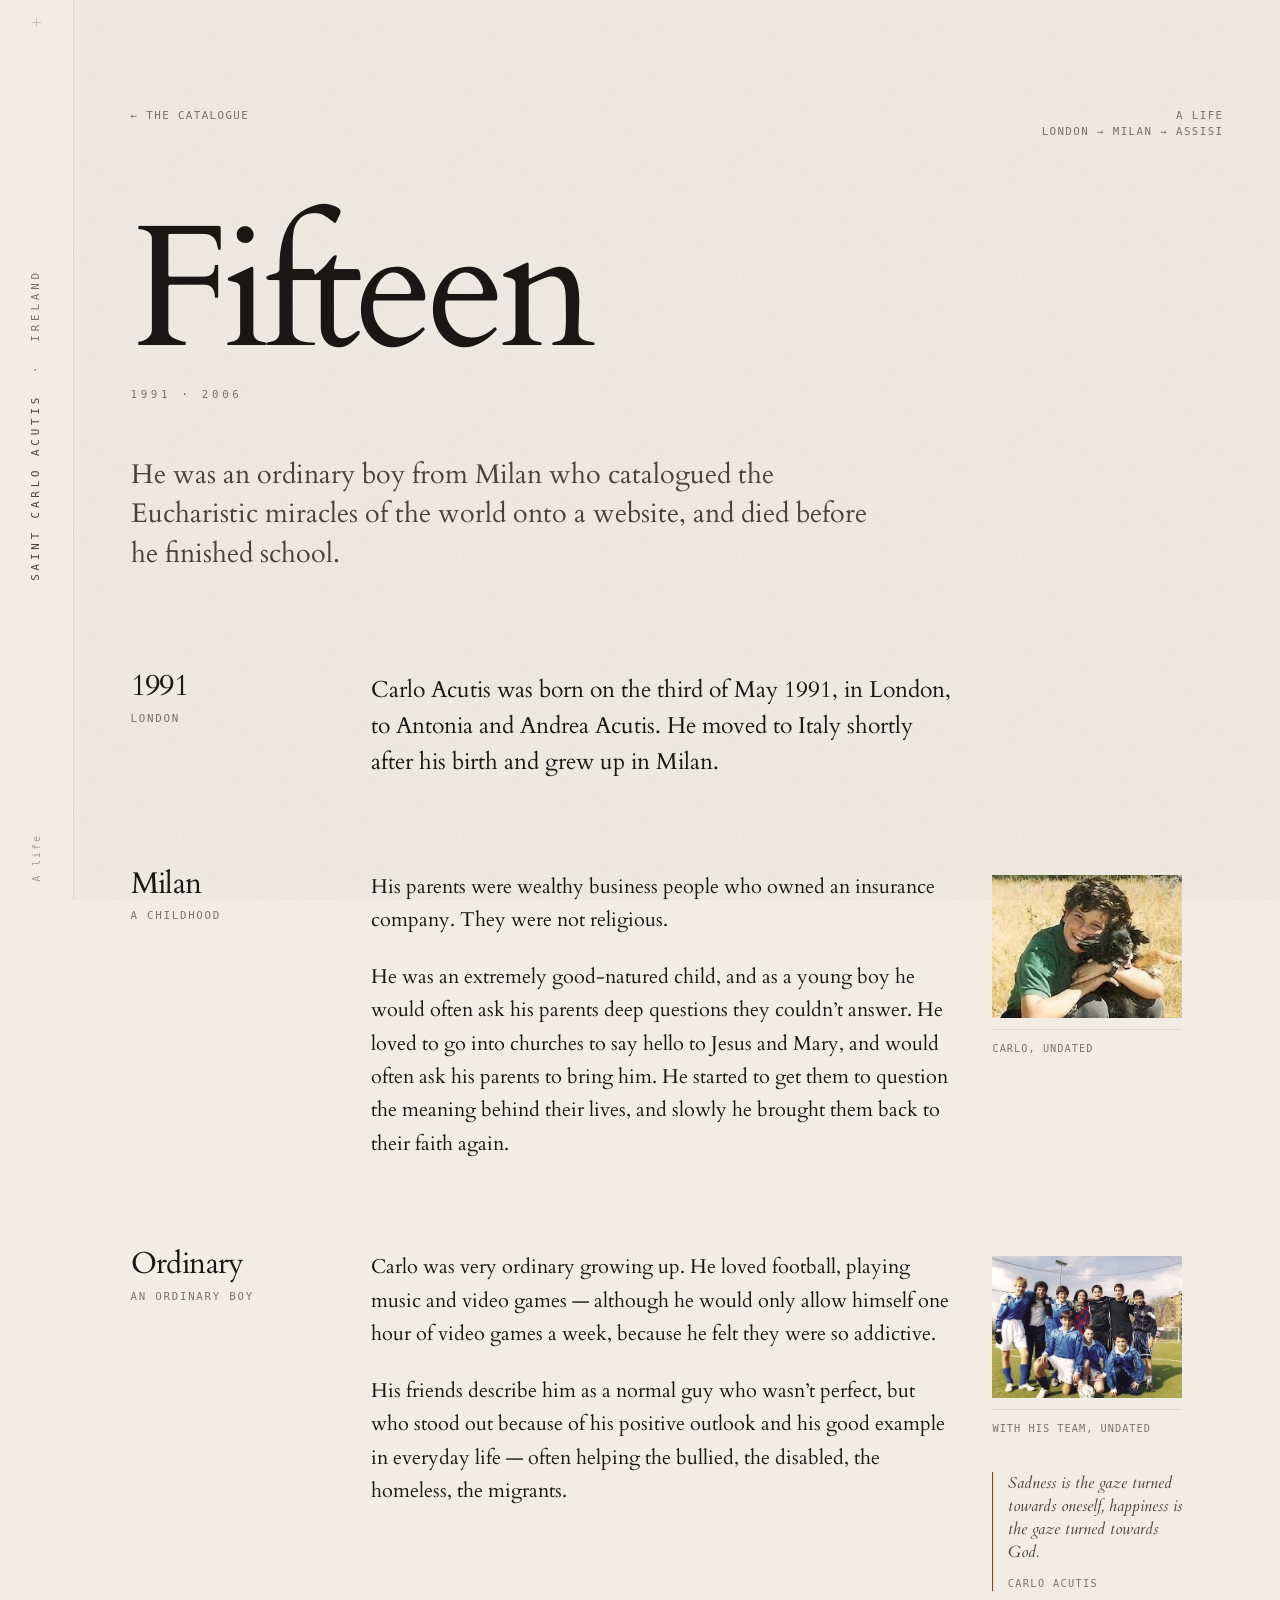
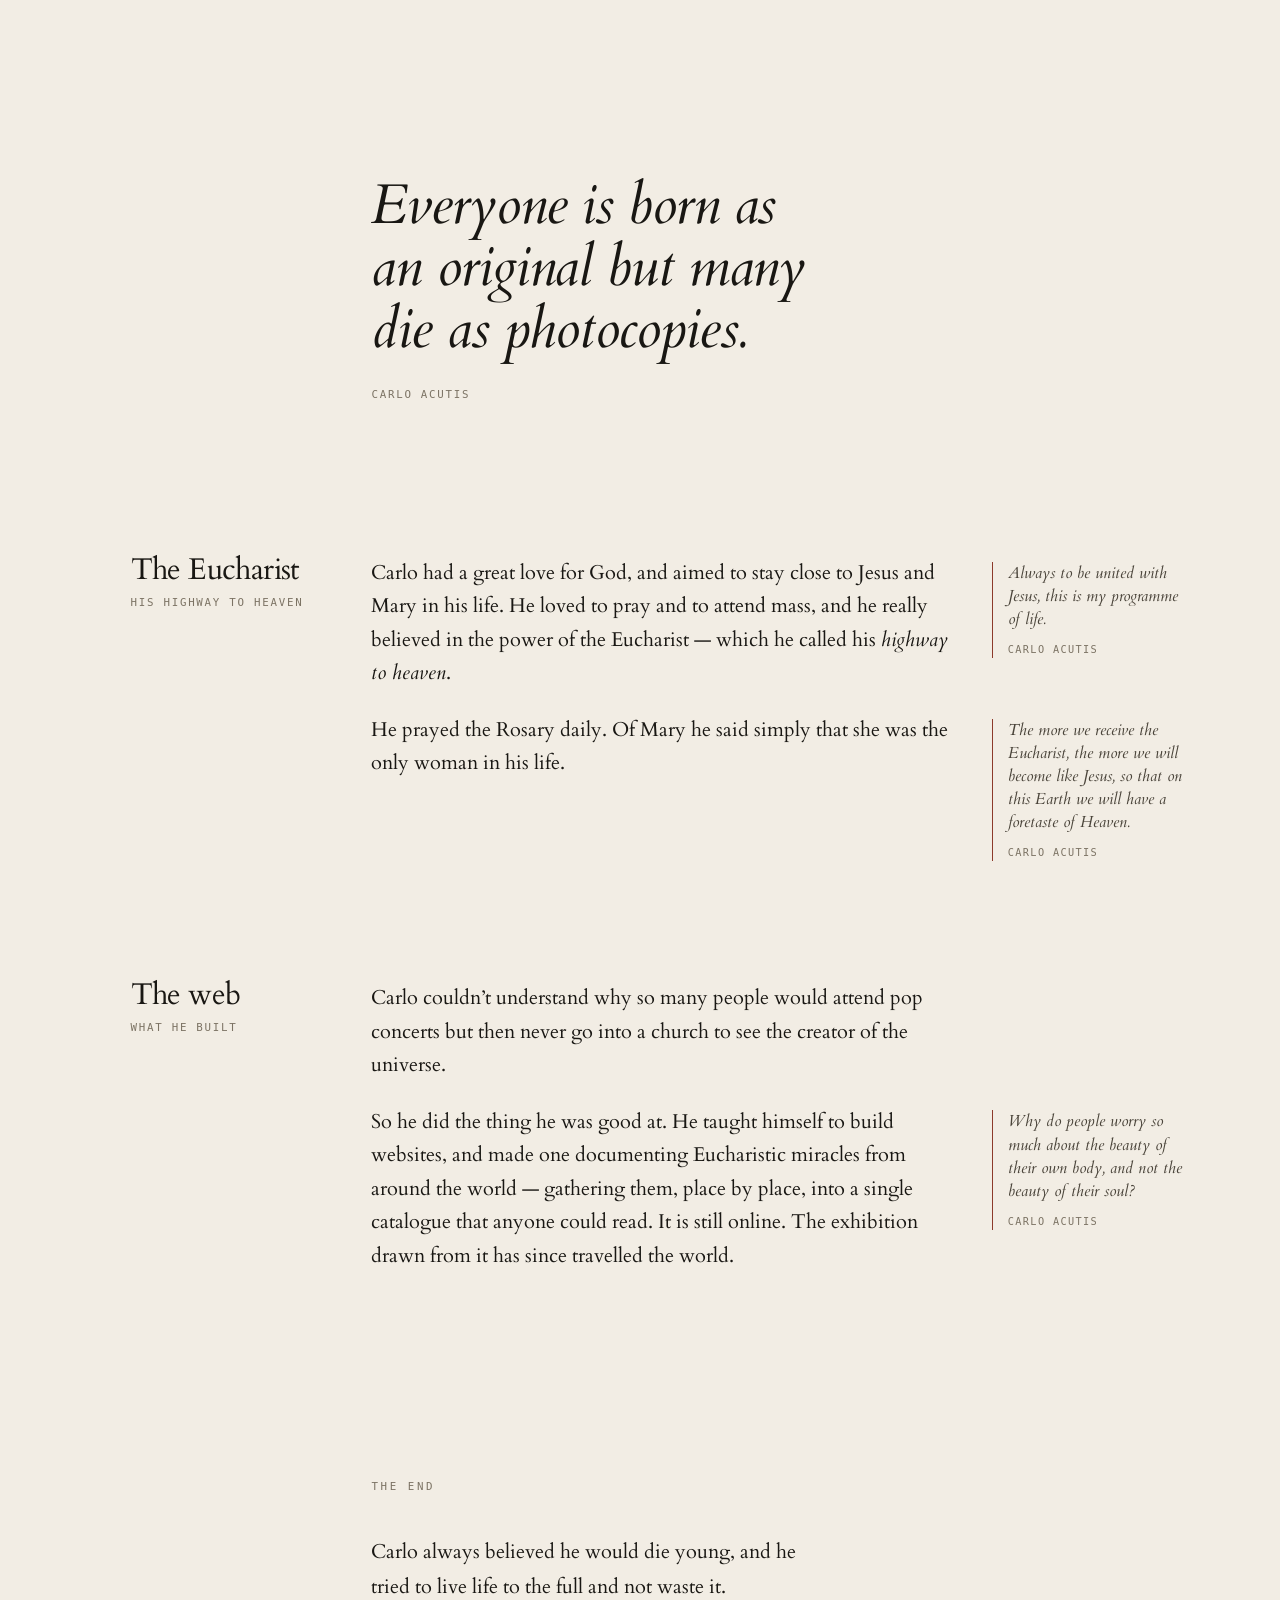
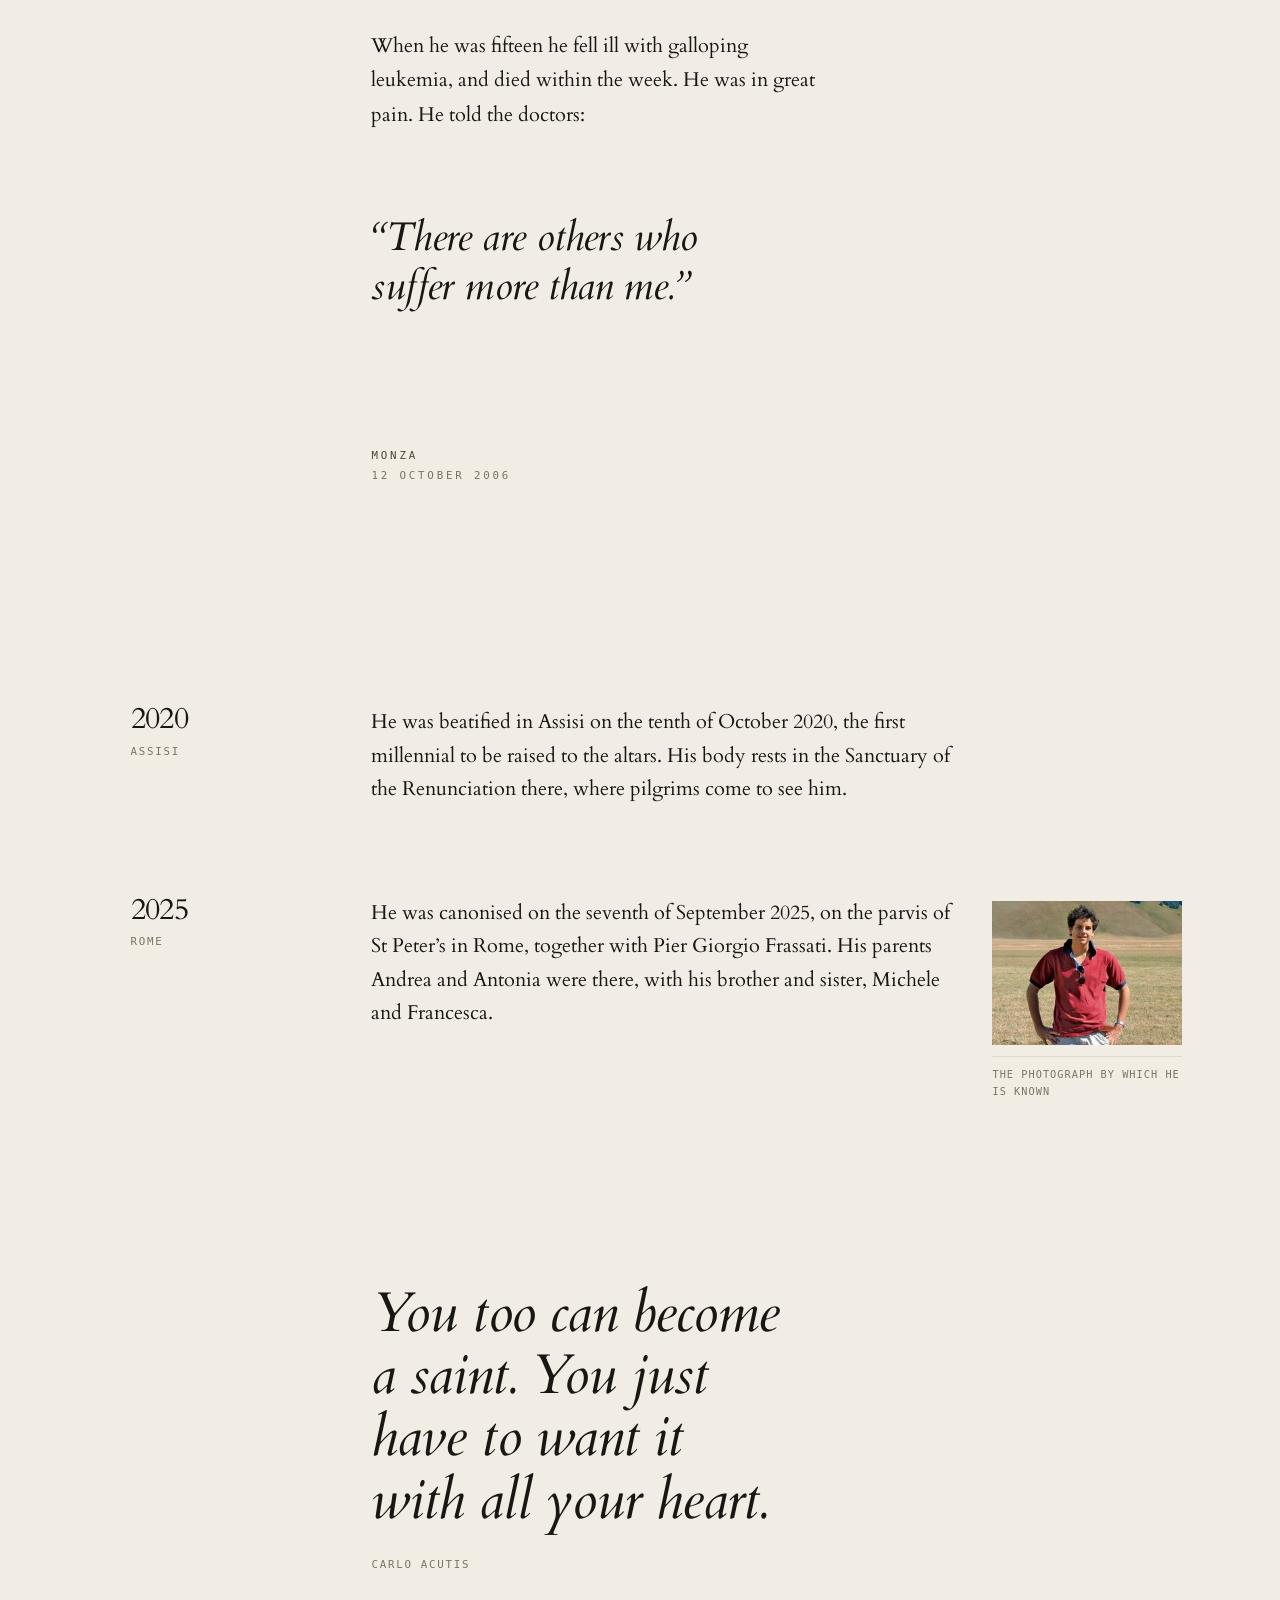
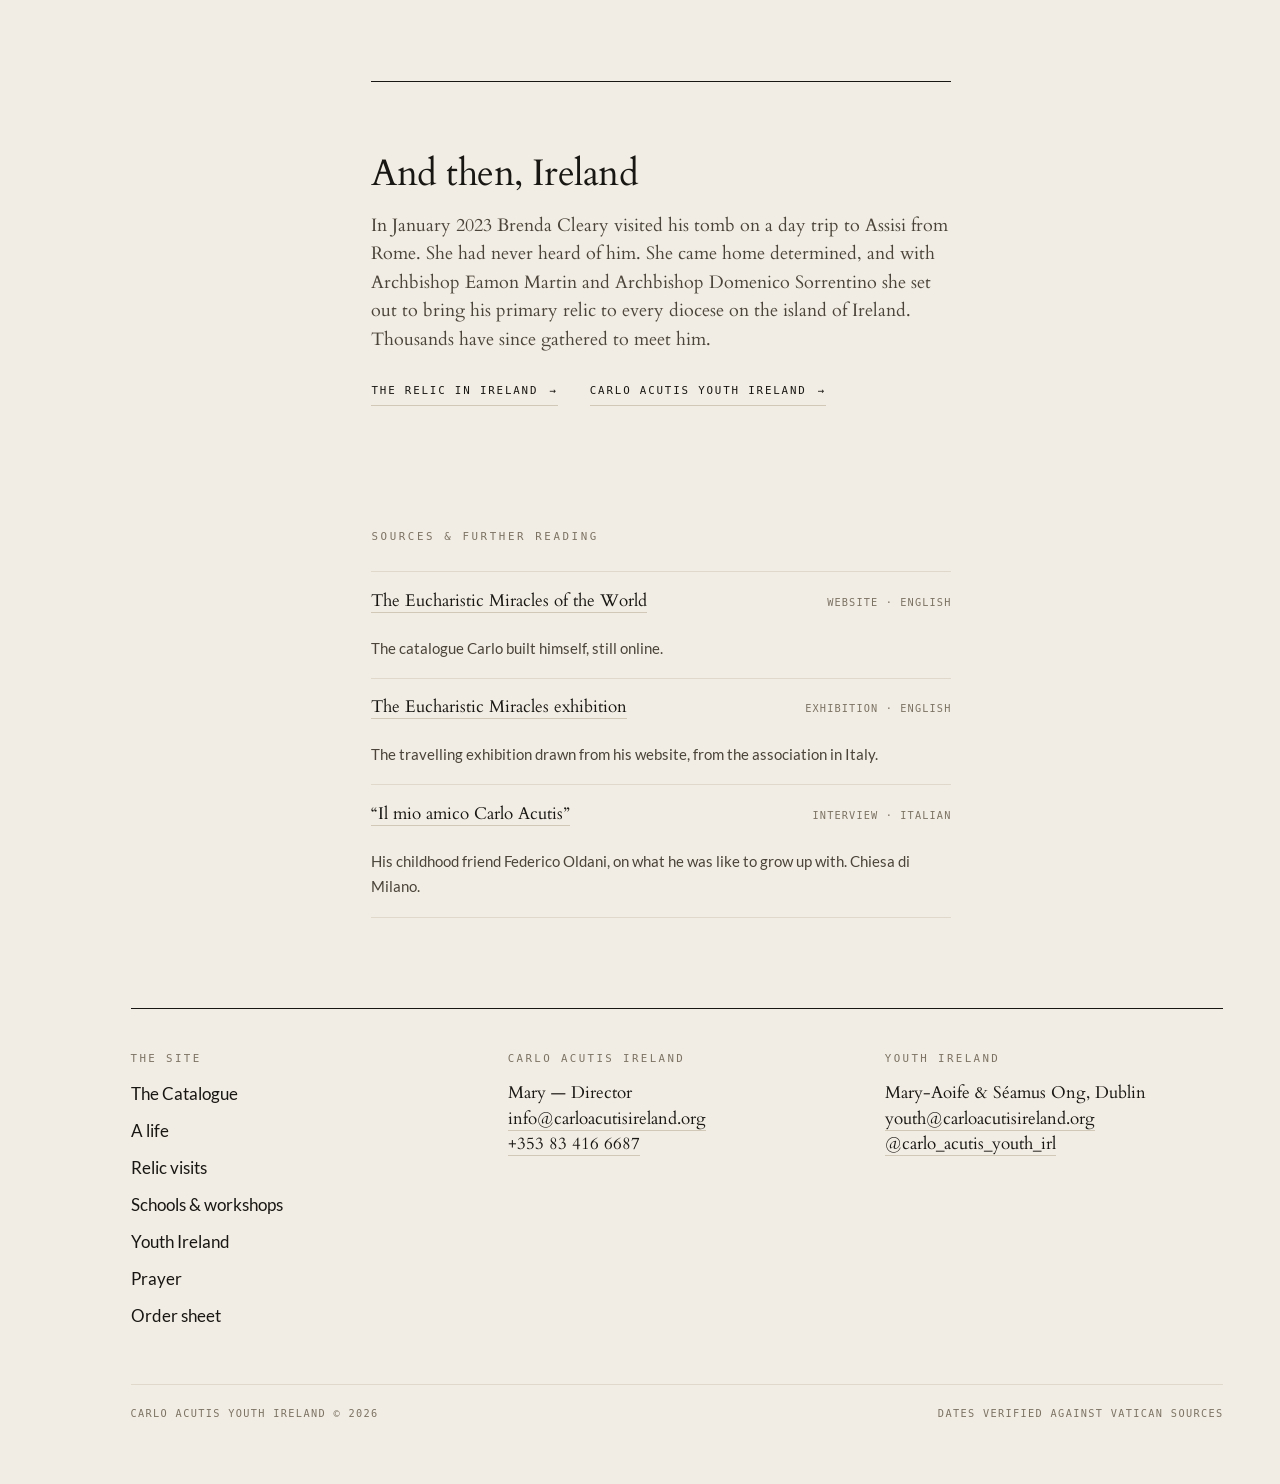
<file: about.html>
<!doctype html>
<html lang="en" class="no-js">
<head>
<meta charset="utf-8">
<meta name="viewport" content="width=device-width, initial-scale=1">
<title>Who was Carlo Acutis? — A life · Carlo Acutis Ireland</title>
<meta name="description" content="The life of Saint Carlo Acutis, told in full: born London 1991, a childhood in Milan, the Eucharist, the website of Eucharistic miracles he built, and his death at fifteen in 2006.">

<meta property="og:type" content="article">
<meta property="og:site_name" content="Carlo Acutis Ireland">
<meta property="og:title" content="Who was Carlo Acutis? — A life">
<meta property="og:description" content="An ordinary boy from Milan who catalogued the Eucharistic miracles of the world, and died at fifteen.">
<meta property="og:image" content="https://www.carloacutisireland.org/uploads/1/2/2/5/122563310/published/carlo-acutis-red-t-shirtf4c4.jpg">
<meta property="og:url" content="https://www.carloacutisireland.org/about.html">
<meta name="twitter:card" content="summary_large_image">
<link rel="canonical" href="https://www.carloacutisireland.org/about.html">

<link rel="icon" href="assets/img/favicon.svg" type="image/svg+xml">
<meta name="theme-color" content="#F2EDE4">

<link rel="preload" as="font" type="font/woff2" href="assets/fonts/cardo-regular.woff2" crossorigin>
<link rel="stylesheet" href="assets/css/base.css">
<link rel="stylesheet" href="assets/css/monograph.css">

<script type="application/ld+json">
{
  "@context":"https://schema.org",
  "@type":"Person",
  "name":"Carlo Acutis",
  "birthDate":"1991-05-03",
  "birthPlace":{"@type":"Place","name":"London, United Kingdom"},
  "deathDate":"2006-10-12",
  "deathPlace":{"@type":"Place","name":"Monza, Italy"},
  "parent":[{"@type":"Person","name":"Antonia Acutis"},{"@type":"Person","name":"Andrea Acutis"}],
  "description":"Italian teenager who documented Eucharistic miracles online. Beatified in Assisi in 2020 and canonised in Rome in 2025.",
  "subjectOf":{"@type":"WebPage","url":"https://www.carloacutisireland.org/about.html"}
}
</script>
</head>
<body>
<a class="skip" href="#life">Skip to the life</a>

<!-- ======================= SPINE ======================= -->
<div class="spine">
  <svg class="spine-mark" viewBox="0 0 13 13" aria-hidden="true">
    <line x1="6.5" y1="0" x2="6.5" y2="13"/><line x1="0" y1="6.5" x2="13" y2="6.5"/>
  </svg>
  <p class="spine-word"><b>Saint Carlo Acutis</b> &nbsp;·&nbsp; Ireland</p>
  <p class="spine-count">A life</p>
</div>

<div class="mono-shell">

  <!-- ======================= OPENING ======================= -->
  <header class="open">
    <div class="open-top">
      <p class="mono mute"><a href="index.html">&larr; The Catalogue</a></p>
      <p class="mono mute" style="text-align:right">A life<br>London &rarr; Milan &rarr; Assisi</p>
    </div>

    <h1 class="age">Fifteen</h1>
    <p class="age-span">1991 <b>&middot;</b> 2006</p>

    <p class="open-lede">He was an ordinary boy from Milan who catalogued the Eucharistic
       miracles of the world onto a website, and died before he finished school.</p>
  </header>

  <main id="life">

    <!-- ---------- ORIGIN ---------- -->
    <section class="mv mv--first" aria-labelledby="m-origin">
      <h2 class="mv-mark" id="m-origin"><span class="yr">1991</span>London</h2>
      <div class="mv-body">
        <p>Carlo Acutis was born on the third of May 1991, in London, to Antonia and Andrea
           Acutis. He moved to Italy shortly after his birth and grew up in Milan.</p>
      </div>
    </section>

    <!-- ---------- CHILDHOOD ---------- -->
    <section class="mv" aria-labelledby="m-milan">
      <h2 class="mv-mark" id="m-milan"><span class="yr">Milan</span>A childhood</h2>
      <div class="mv-body">
        <aside class="marg">
          <figure>
            <img src="uploads/1/2/2/5/122563310/editor/carlo-dog3107.jpg"
                 alt="Carlo Acutis as a boy, laughing, holding a small black dog in a field"
                 width="284" height="214" loading="lazy" decoding="async">
            <figcaption>Carlo, undated</figcaption>
          </figure>
        </aside>
        <p>His parents were wealthy business people who owned an insurance company. They were
           not religious.</p>
        <p>He was an extremely good-natured child, and as a young boy he would often ask his
           parents deep questions they couldn&rsquo;t answer. He loved to go into churches to
           say hello to Jesus and Mary, and would often ask his parents to bring him. He
           started to get them to question the meaning behind their lives, and slowly he
           brought them back to their faith again.</p>
      </div>
    </section>

    <!-- ---------- ORDINARY ---------- -->
    <section class="mv" aria-labelledby="m-ordinary">
      <h2 class="mv-mark" id="m-ordinary"><span class="yr">Ordinary</span>An ordinary boy</h2>
      <div class="mv-body">
        <aside class="marg">
          <figure>
            <img src="uploads/1/2/2/5/122563310/published/carlo-football5b07.jpg"
                 alt="Carlo Acutis with his football team in blue kit on a pitch"
                 width="473" height="353" loading="lazy" decoding="async">
            <figcaption>With his team, undated</figcaption>
          </figure>
        </aside>
        <p>Carlo was very ordinary growing up. He loved football, playing music and video
           games &mdash; although he would only allow himself one hour of video games a week,
           because he felt they were so addictive.</p>
        <aside class="marg">
          <blockquote class="marg-quote">Sadness is the gaze turned towards oneself,
            happiness is the gaze turned towards God.<cite>Carlo Acutis</cite></blockquote>
        </aside>
        <p>His friends describe him as a normal guy who wasn&rsquo;t perfect, but who stood out
           because of his positive outlook and his good example in everyday life &mdash; often
           helping the bullied, the disabled, the homeless, the migrants.</p>
      </div>
    </section>

    <!-- ---------- HELD LINE ---------- -->
    <div class="held">
      <blockquote>Everyone is born as an original but many die as photocopies.</blockquote>
      <cite>Carlo Acutis</cite>
    </div>

    <!-- ---------- THE EUCHARIST ---------- -->
    <section class="mv" aria-labelledby="m-eucharist">
      <h2 class="mv-mark" id="m-eucharist"><span class="yr">The&nbsp;Eucharist</span>His highway to heaven</h2>
      <div class="mv-body">
        <aside class="marg">
          <blockquote class="marg-quote">Always to be united with Jesus, this is my programme
            of life.<cite>Carlo Acutis</cite></blockquote>
        </aside>
        <p>Carlo had a great love for God, and aimed to stay close to Jesus and Mary in his
           life. He loved to pray and to attend mass, and he really believed in the power of
           the Eucharist &mdash; which he called his <em>highway to heaven</em>.</p>
        <aside class="marg">
          <blockquote class="marg-quote">The more we receive the Eucharist, the more we will
            become like Jesus, so that on this Earth we will have a foretaste of
            Heaven.<cite>Carlo Acutis</cite></blockquote>
        </aside>
        <p>He prayed the Rosary daily. Of Mary he said simply that she was the only woman in
           his life.</p>
      </div>
    </section>

    <!-- ---------- THE INTERNET ---------- -->
    <section class="mv" aria-labelledby="m-internet">
      <h2 class="mv-mark" id="m-internet"><span class="yr">The&nbsp;web</span>What he built</h2>
      <div class="mv-body">
        <p>Carlo couldn&rsquo;t understand why so many people would attend pop concerts but
           then never go into a church to see the creator of the universe.</p>
        <aside class="marg">
          <blockquote class="marg-quote">Why do people worry so much about the beauty of their
            own body, and not the beauty of their soul?<cite>Carlo Acutis</cite></blockquote>
        </aside>
        <p>So he did the thing he was good at. He taught himself to build websites, and made
           one documenting Eucharistic miracles from around the world &mdash; gathering them,
           place by place, into a single catalogue that anyone could read. It is still online.
           The exhibition drawn from it has since travelled the world.</p>
      </div>
    </section>

    <!-- ---------- THE DEATH ---------- -->
    <section class="hush" aria-labelledby="m-death">
      <h2 class="mono mute" id="m-death" style="letter-spacing:.24em;margin-bottom:2.5rem">The end</h2>
      <p>Carlo always believed he would die young, and he tried to live life to the full and
         not waste it.</p>
      <p>When he was fifteen he fell ill with galloping leukemia, and died within the week.
         He was in great pain. He told the doctors:</p>
      <p class="hush-last">&ldquo;There are others who suffer more than me.&rdquo;</p>
      <p class="hush-end"><b>Monza</b>12 October 2006</p>
    </section>

    <!-- ---------- AFTER ---------- -->
    <section class="mv" aria-labelledby="m-beatified">
      <h2 class="mv-mark" id="m-beatified"><span class="yr">2020</span>Assisi</h2>
      <div class="mv-body">
        <p>He was beatified in Assisi on the tenth of October 2020, the first millennial to be
           raised to the altars. His body rests in the Sanctuary of the Renunciation there,
           where pilgrims come to see him.</p>
      </div>
    </section>

    <section class="mv" aria-labelledby="m-canonised">
      <h2 class="mv-mark" id="m-canonised"><span class="yr">2025</span>Rome</h2>
      <div class="mv-body">
        <aside class="marg">
          <figure>
            <img src="uploads/1/2/2/5/122563310/published/carlo-acutis-red-t-shirtf4c4.jpg"
                 alt="Carlo Acutis standing in open countryside wearing a red polo shirt"
                 width="281" height="212" loading="lazy" decoding="async">
            <figcaption>The photograph by which he is known</figcaption>
          </figure>
        </aside>
        <p>He was canonised on the seventh of September 2025, on the parvis of St Peter&rsquo;s
           in Rome, together with Pier Giorgio Frassati. His parents Andrea and Antonia were
           there, with his brother and sister, Michele and Francesca.</p>
      </div>
    </section>

    <!-- ---------- HELD LINE ---------- -->
    <div class="held">
      <blockquote>You too can become a saint. You just have to want it with all your heart.</blockquote>
      <cite>Carlo Acutis</cite>
    </div>

    <!-- ---------- TURN TO IRELAND ---------- -->
    <section class="turn" aria-labelledby="m-ireland">
      <h2 id="m-ireland">And then, Ireland</h2>
      <p>In January 2023 Brenda Cleary visited his tomb on a day trip to Assisi from Rome. She
         had never heard of him. She came home determined, and with Archbishop Eamon Martin and
         Archbishop Domenico Sorrentino she set out to bring his primary relic to every diocese
         on the island of Ireland. Thousands have since gathered to meet him.</p>
      <div class="turn-links">
        <a href="relicvisit.html">The relic in Ireland <span aria-hidden="true">&rarr;</span></a>
        <a href="youth.html">Carlo Acutis Youth Ireland <span aria-hidden="true">&rarr;</span></a>
      </div>
    </section>

    <!-- ---------- SOURCES ---------- -->
    <section class="sources" aria-labelledby="m-sources">
      <h2 id="m-sources">Sources &amp; further reading</h2>

      <div class="src">
        <p class="t"><a href="https://www.miracolieucaristici.org/en/liste/list.html" target="_blank" rel="noopener">The Eucharistic Miracles of the World</a></p>
        <p class="m">Website &middot; English</p>
        <p class="d">The catalogue Carlo built himself, still online.</p>
      </div>

      <div class="src">
        <p class="t"><a href="http://www.carloacutis.com/en/association/mostra-miracoli-eucaristici" target="_blank" rel="noopener">The Eucharistic Miracles exhibition</a></p>
        <p class="m">Exhibition &middot; English</p>
        <p class="d">The travelling exhibition drawn from his website, from the association in Italy.</p>
      </div>

      <div class="src">
        <p class="t"><a href="https://www.chiesadimilano.it/news/chiesa-diocesi/il-mio-amico-carlo-acutis-straordinario-nella-quotidianita-336028.html" target="_blank" rel="noopener">&ldquo;Il mio amico Carlo Acutis&rdquo;</a></p>
        <p class="m">Interview &middot; Italian</p>
        <p class="d">His childhood friend Federico Oldani, on what he was like to grow up with. Chiesa di Milano.</p>
      </div>
    </section>
  </main>

  <!-- ======================= COLOPHON ======================= -->
  <footer class="colophon">
    <div class="colophon-grid">
      <div>
        <h2>The site</h2>
        <ul>
          <li><a href="index.html">The Catalogue</a></li>
          <li><a href="about.html">A life</a></li>
          <li><a href="relicvisit.html">Relic visits</a></li>
          <li><a href="schoolworkshops.html">Schools &amp; workshops</a></li>
          <li><a href="youth.html">Youth Ireland</a></li>
          <li><a href="prayer.html">Prayer</a></li>
          <li><a href="shop.html">Order sheet</a></li>
        </ul>
      </div>
      <div>
        <h2>Carlo Acutis Ireland</h2>
        <p class="cont">Mary &mdash; Director<br>
           <a href="mailto:info@carloacutisireland.org">info@carloacutisireland.org</a><br>
           <a href="tel:+353834166687">+353 83 416 6687</a></p>
      </div>
      <div>
        <h2>Youth Ireland</h2>
        <p class="cont">Mary-Aoife &amp; Séamus Ong, Dublin<br>
           <a href="mailto:youth@carloacutisireland.org">youth@carloacutisireland.org</a><br>
           <a href="https://www.instagram.com/carlo_acutis_youth_irl/" target="_blank" rel="noopener">@carlo_acutis_youth_irl</a></p>
      </div>
    </div>
    <div class="colophon-end">
      <span>Carlo Acutis Youth Ireland &copy; 2026</span>
      <span>Dates verified against Vatican sources</span>
    </div>
  </footer>
</div>

<script>document.documentElement.classList.replace('no-js','js');</script>
</body>
</html>
</file>
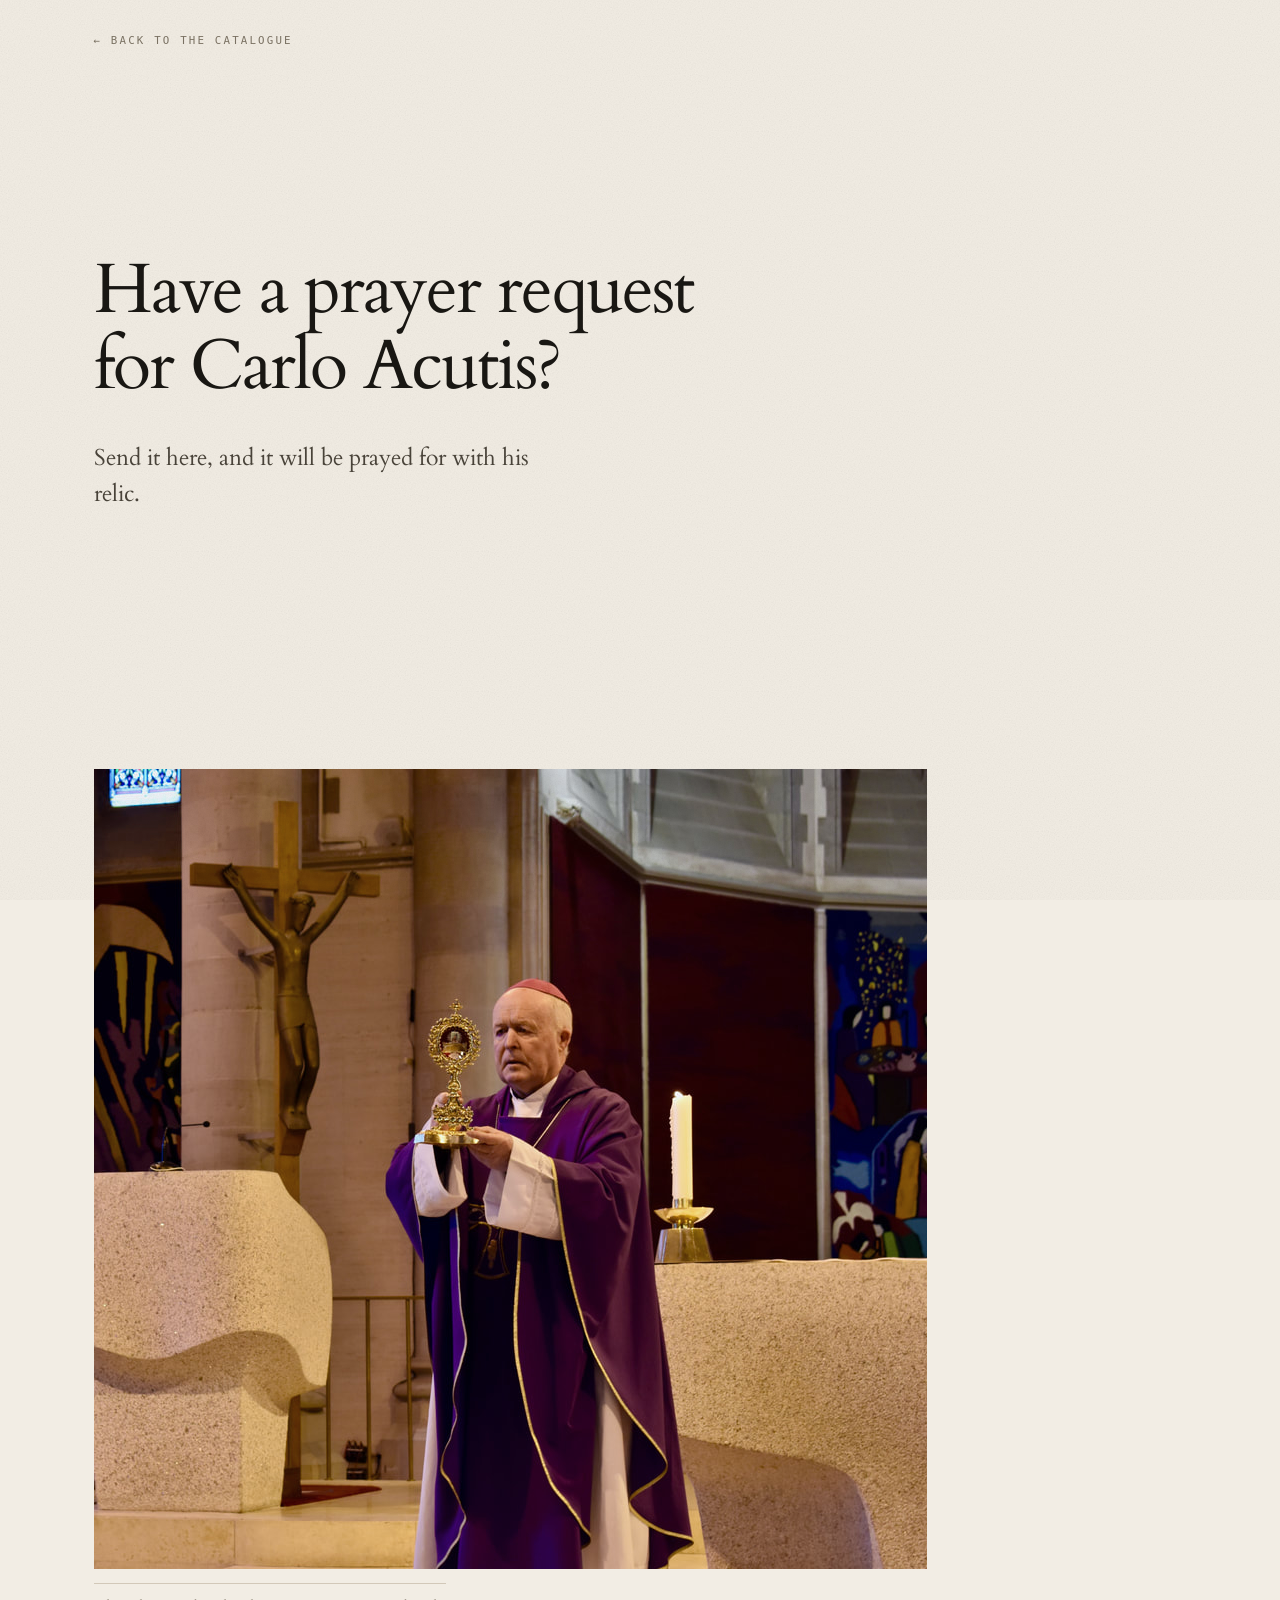
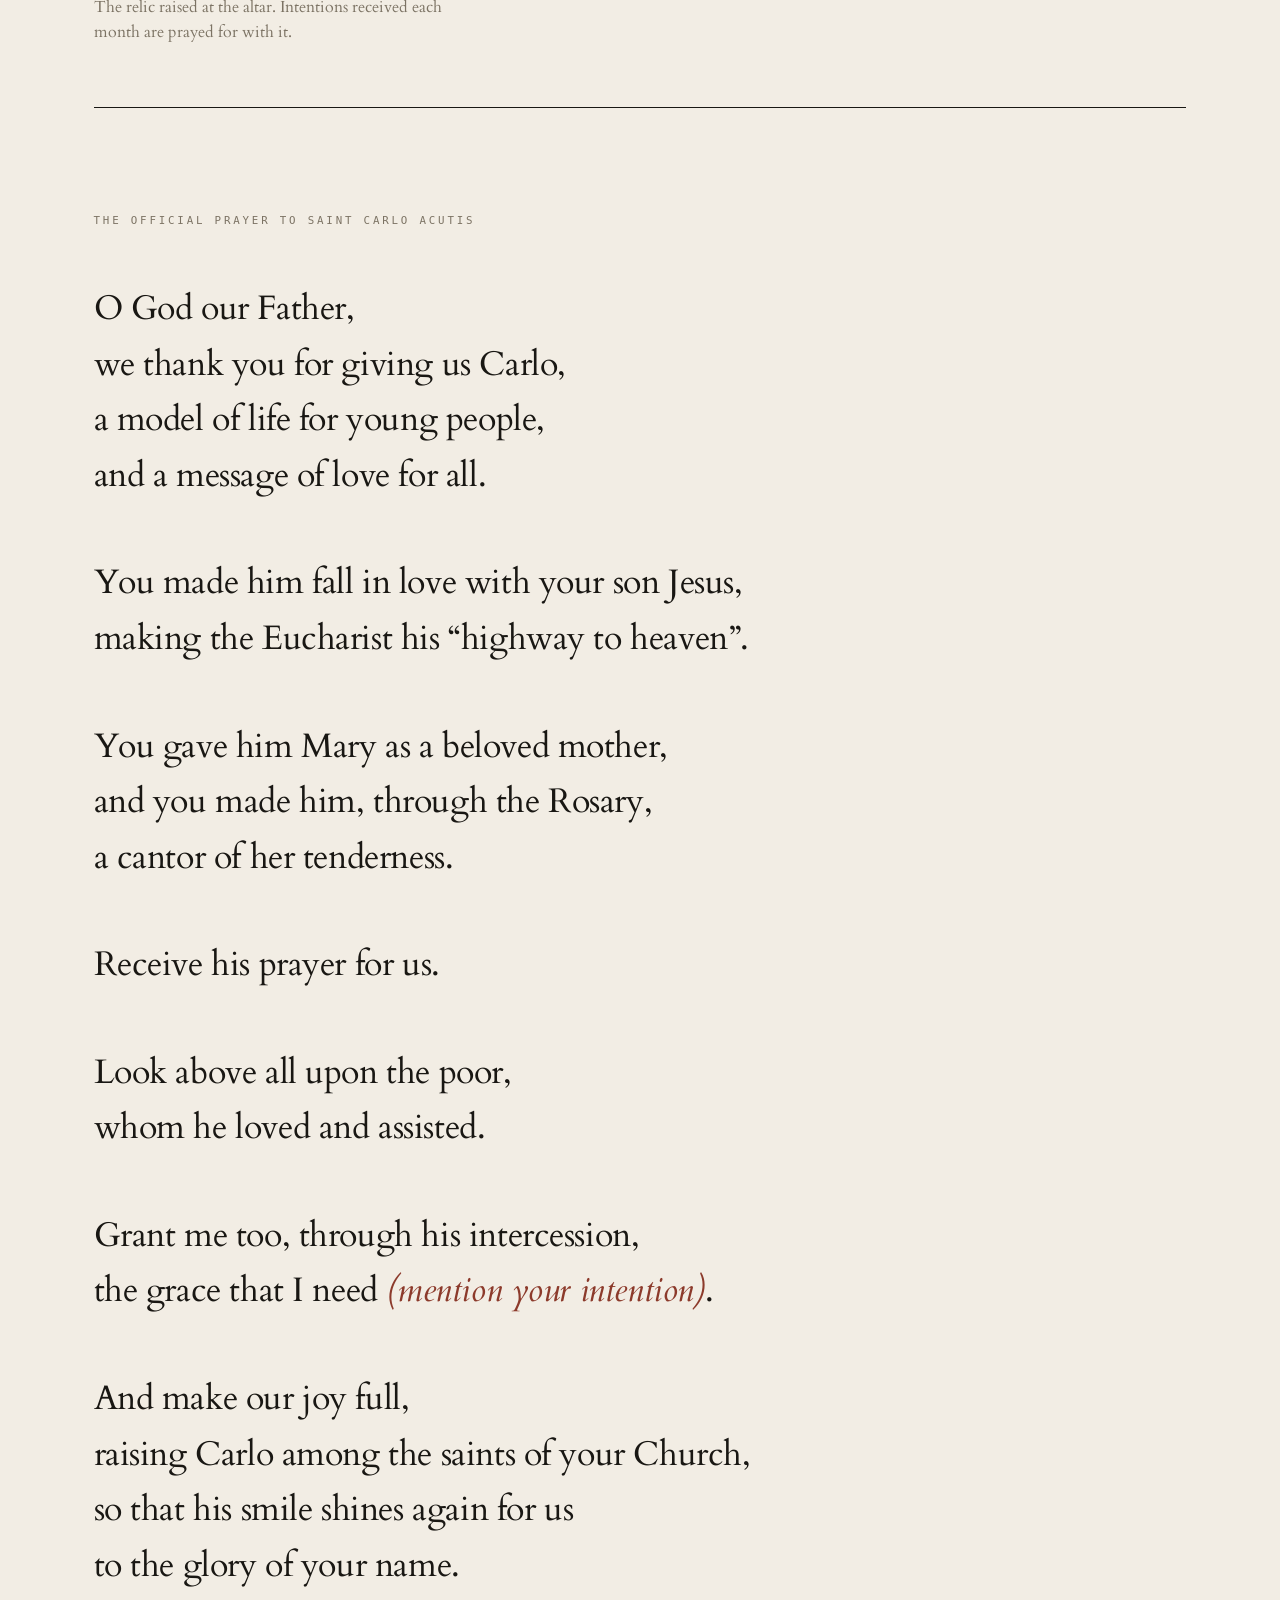
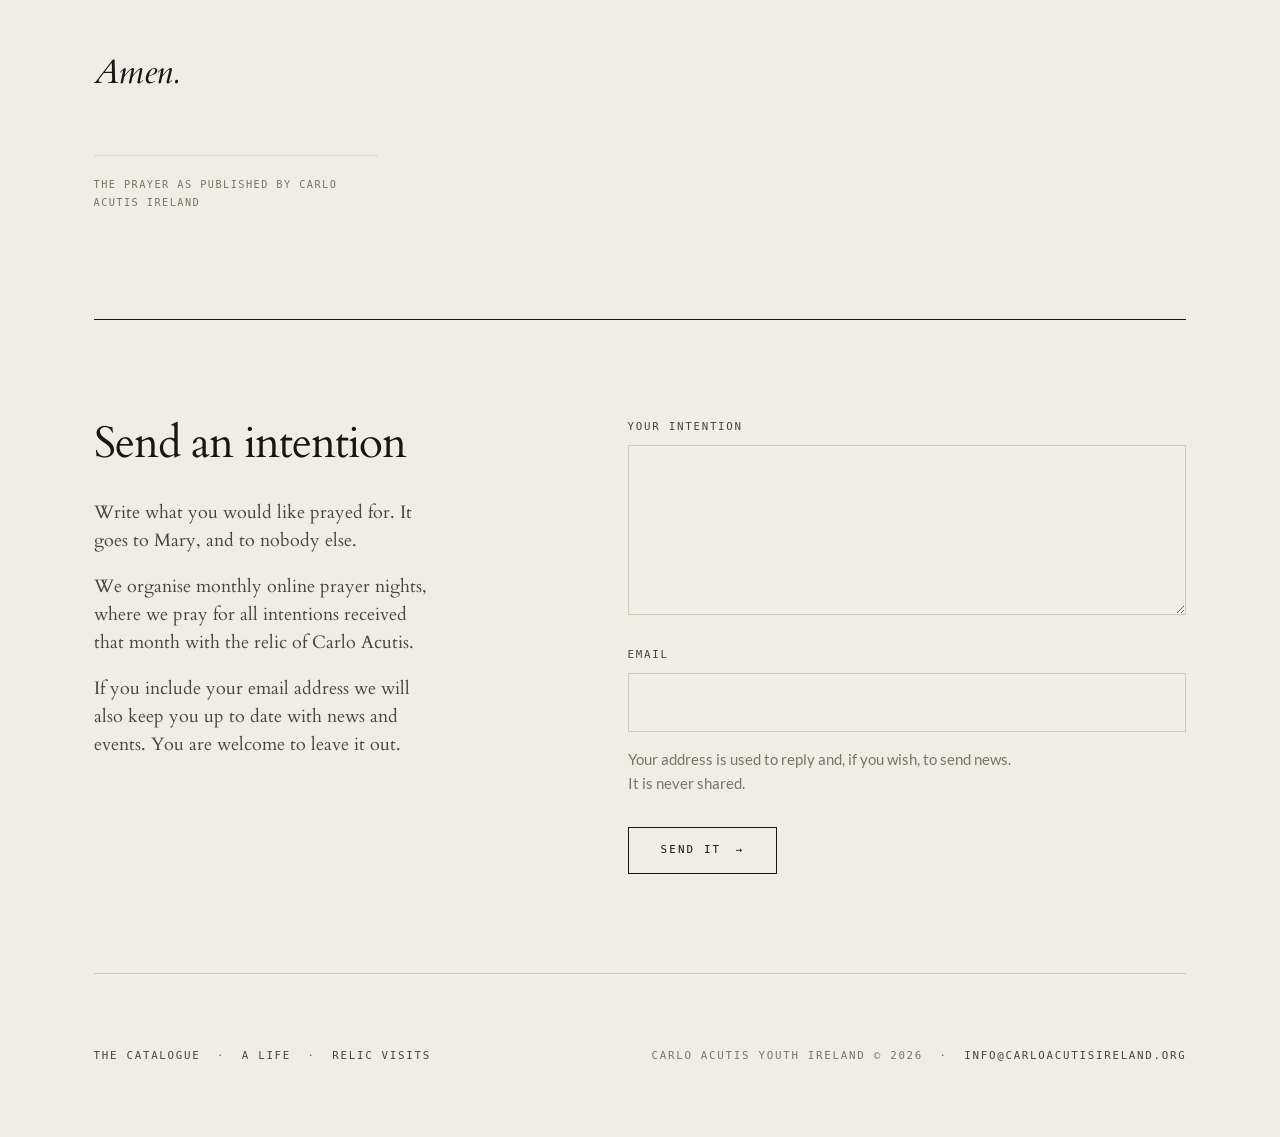
<file: prayer.html>
<!doctype html>
<html lang="en" class="no-js">
<head>
<meta charset="utf-8">
<meta name="viewport" content="width=device-width, initial-scale=1">
<title>Prayer — send an intention to be prayed for with the relic · Carlo Acutis Ireland</title>
<meta name="description" content="The official prayer to Saint Carlo Acutis, and a place to send an intention. Every intention received is prayed for with the relic of Carlo at our monthly online prayer nights.">

<meta property="og:type" content="website">
<meta property="og:site_name" content="Carlo Acutis Ireland">
<meta property="og:title" content="Prayer">
<meta property="og:description" content="Send an intention to be prayed for with the relic of Carlo Acutis.">
<meta property="og:image" content="https://www.carloacutisireland.org/uploads/1/2/2/5/122563310/dsc-0108_1_orig.jpg">
<meta property="og:url" content="https://www.carloacutisireland.org/prayer.html">
<meta name="twitter:card" content="summary_large_image">
<link rel="canonical" href="https://www.carloacutisireland.org/prayer.html">

<link rel="icon" href="assets/img/favicon.svg" type="image/svg+xml">
<meta name="theme-color" content="#F2EDE4">

<link rel="preload" as="font" type="font/woff2" href="assets/fonts/cardo-regular.woff2" crossorigin>
<link rel="stylesheet" href="assets/css/base.css">
<link rel="stylesheet" href="assets/css/chapel.css">
</head>
<body>
<a class="skip" href="#intention">Skip to sending an intention</a>

<!-- The spine is deliberately absent on this page. -->

<div class="ch-shell">

  <p class="ch-back"><a href="index.html">&larr; Back to the catalogue</a></p>

  <header class="ch-open">
    <h1>Have a prayer request for Carlo Acutis?</h1>
    <p>Send it here, and it will be prayed for with his relic.</p>
  </header>

  <main>
    <!-- ======================= THE PHOTOGRAPH ======================= -->
    <div class="ch-image">
      <figure>
        <img src="uploads/1/2/2/5/122563310/dsc-0108_1_orig.jpg"
             alt="A priest in purple vestments raising the reliquary of Carlo Acutis at the altar"
             width="833" height="800" fetchpriority="high" decoding="async">
        <figcaption>The relic raised at the altar. Intentions received each month are
           prayed for with it.</figcaption>
      </figure>
    </div>

    <!-- ======================= THE PRAYER ======================= -->
    <section class="prayer" aria-labelledby="prayer-h">
      <p class="prayer-mark" id="prayer-h">The official prayer to Saint Carlo Acutis</p>

      <div class="prayer-text">
        <p>
          <span class="l">O God our Father,</span>
          <span class="l">we thank you for giving us Carlo,</span>
          <span class="l">a model of life for young people,</span>
          <span class="l">and a message of love for all.</span>
        </p>
        <p>
          <span class="l">You made him fall in love with your son Jesus,</span>
          <span class="l">making the Eucharist his &ldquo;highway to heaven&rdquo;.</span>
        </p>
        <p>
          <span class="l">You gave him Mary as a beloved mother,</span>
          <span class="l">and you made him, through the Rosary,</span>
          <span class="l">a cantor of her tenderness.</span>
        </p>
        <p>
          <span class="l">Receive his prayer for us.</span>
        </p>
        <p>
          <span class="l">Look above all upon the poor,</span>
          <span class="l">whom he loved and assisted.</span>
        </p>
        <p>
          <span class="l">Grant me too, through his intercession,</span>
          <span class="l">the grace that I need <span class="rubric">(mention your intention)</span>.</span>
        </p>
        <p>
          <span class="l">And make our joy full,</span>
          <span class="l">raising Carlo among the saints of your Church,</span>
          <span class="l">so that his smile shines again for us</span>
          <span class="l">to the glory of your name.</span>
        </p>
        <p class="prayer-amen">Amen.</p>
      </div>

      <p class="prayer-src">The prayer as published by Carlo Acutis Ireland</p>
    </section>

    <!-- ======================= YOUR INTENTION ======================= -->
    <section class="intention" id="intention" aria-labelledby="int-h">
      <div class="int-grid">
        <div>
          <h2 id="int-h">Send an intention</h2>
          <p class="int-what">Write what you would like prayed for. It goes to Mary, and to
             nobody else.</p>
          <p class="int-what">We organise monthly online prayer nights, where we pray for all
             intentions received that month with the relic of Carlo Acutis.</p>
          <p class="int-what">If you include your email address we will also keep you up to
             date with news and events. You are welcome to leave it out.</p>
        </div>

        <form class="int-form" action="contact.php" method="post">
          <!-- Honeypot: hidden from people, filled in by bots. -->
          <div class="hp" aria-hidden="true">
            <label>Leave this field empty
              <input type="text" name="cai_website" tabindex="-1" autocomplete="off"></label>
          </div>
          <input type="hidden" name="cai_form" value="prayer">
          <input type="hidden" name="cai_page" value="prayer.html">
          <input type="hidden" name="cai_ts" value="0">

          <div class="int-field">
            <label for="intention-text">Your intention</label>
            <textarea id="intention-text" name="_u337924750266719509" required></textarea>
          </div>

          <div class="int-field">
            <label for="intention-email">Email</label>
            <input id="intention-email" type="email" name="_u995285208740708601" required
                   autocomplete="email">
          </div>
          <p class="int-note">Your address is used to reply and, if you wish, to send news.
             It is never shared.</p>

          <button class="int-send" type="submit">Send it <span aria-hidden="true">&rarr;</span></button>
        </form>
      </div>
    </section>

    <!-- ======================= LEAVING ======================= -->
    <div class="ch-out">
      <span><a href="index.html">The catalogue</a> &nbsp;·&nbsp;
            <a href="about.html">A life</a> &nbsp;·&nbsp;
            <a href="relicvisit.html">Relic visits</a></span>
      <span>Carlo Acutis Youth Ireland &copy; 2026 &nbsp;·&nbsp;
            <a href="mailto:info@carloacutisireland.org">info@carloacutisireland.org</a></span>
    </div>
  </main>
</div>

<script>
  document.documentElement.classList.replace('no-js','js');
  var ts=document.querySelector('input[name="cai_ts"]');
  if(ts){var v=String(Math.floor(Date.now()/1000));ts.value=v;ts.setAttribute('value',v);}
</script>
</body>
</html>
</file>
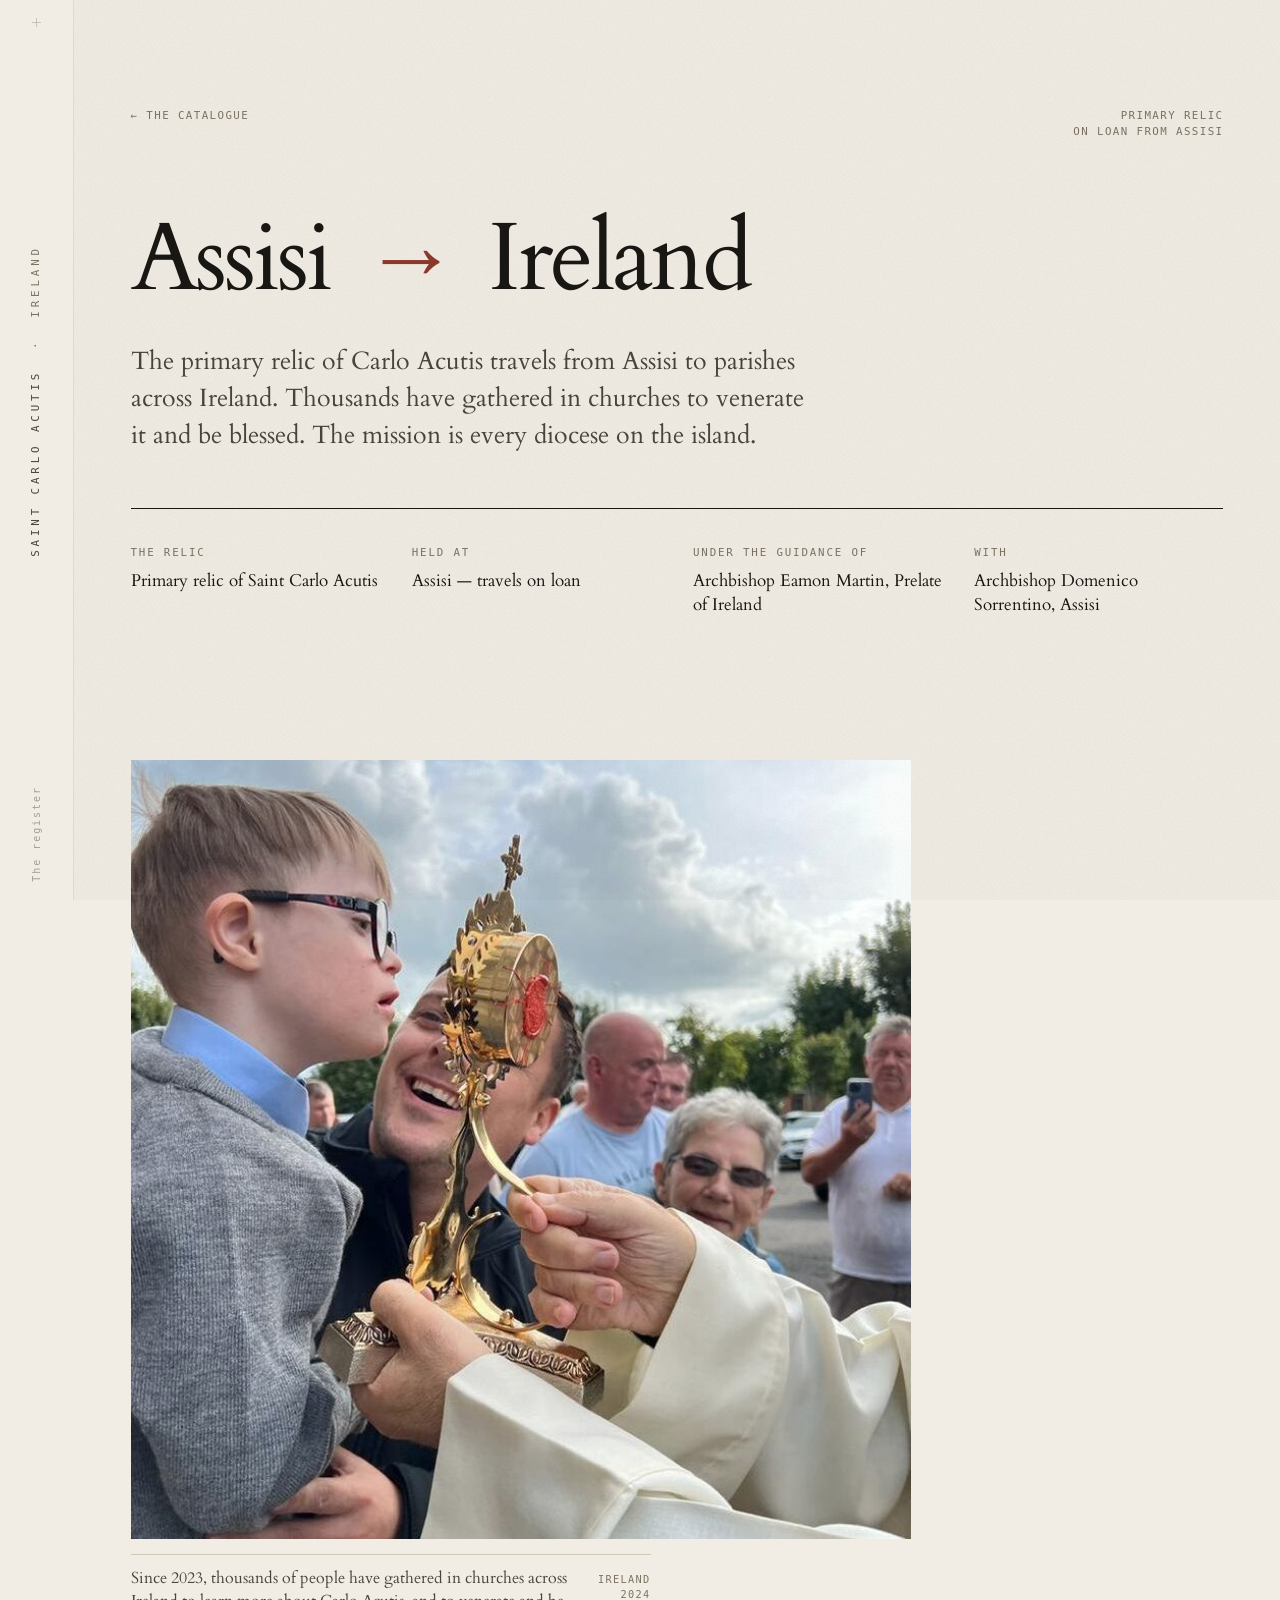
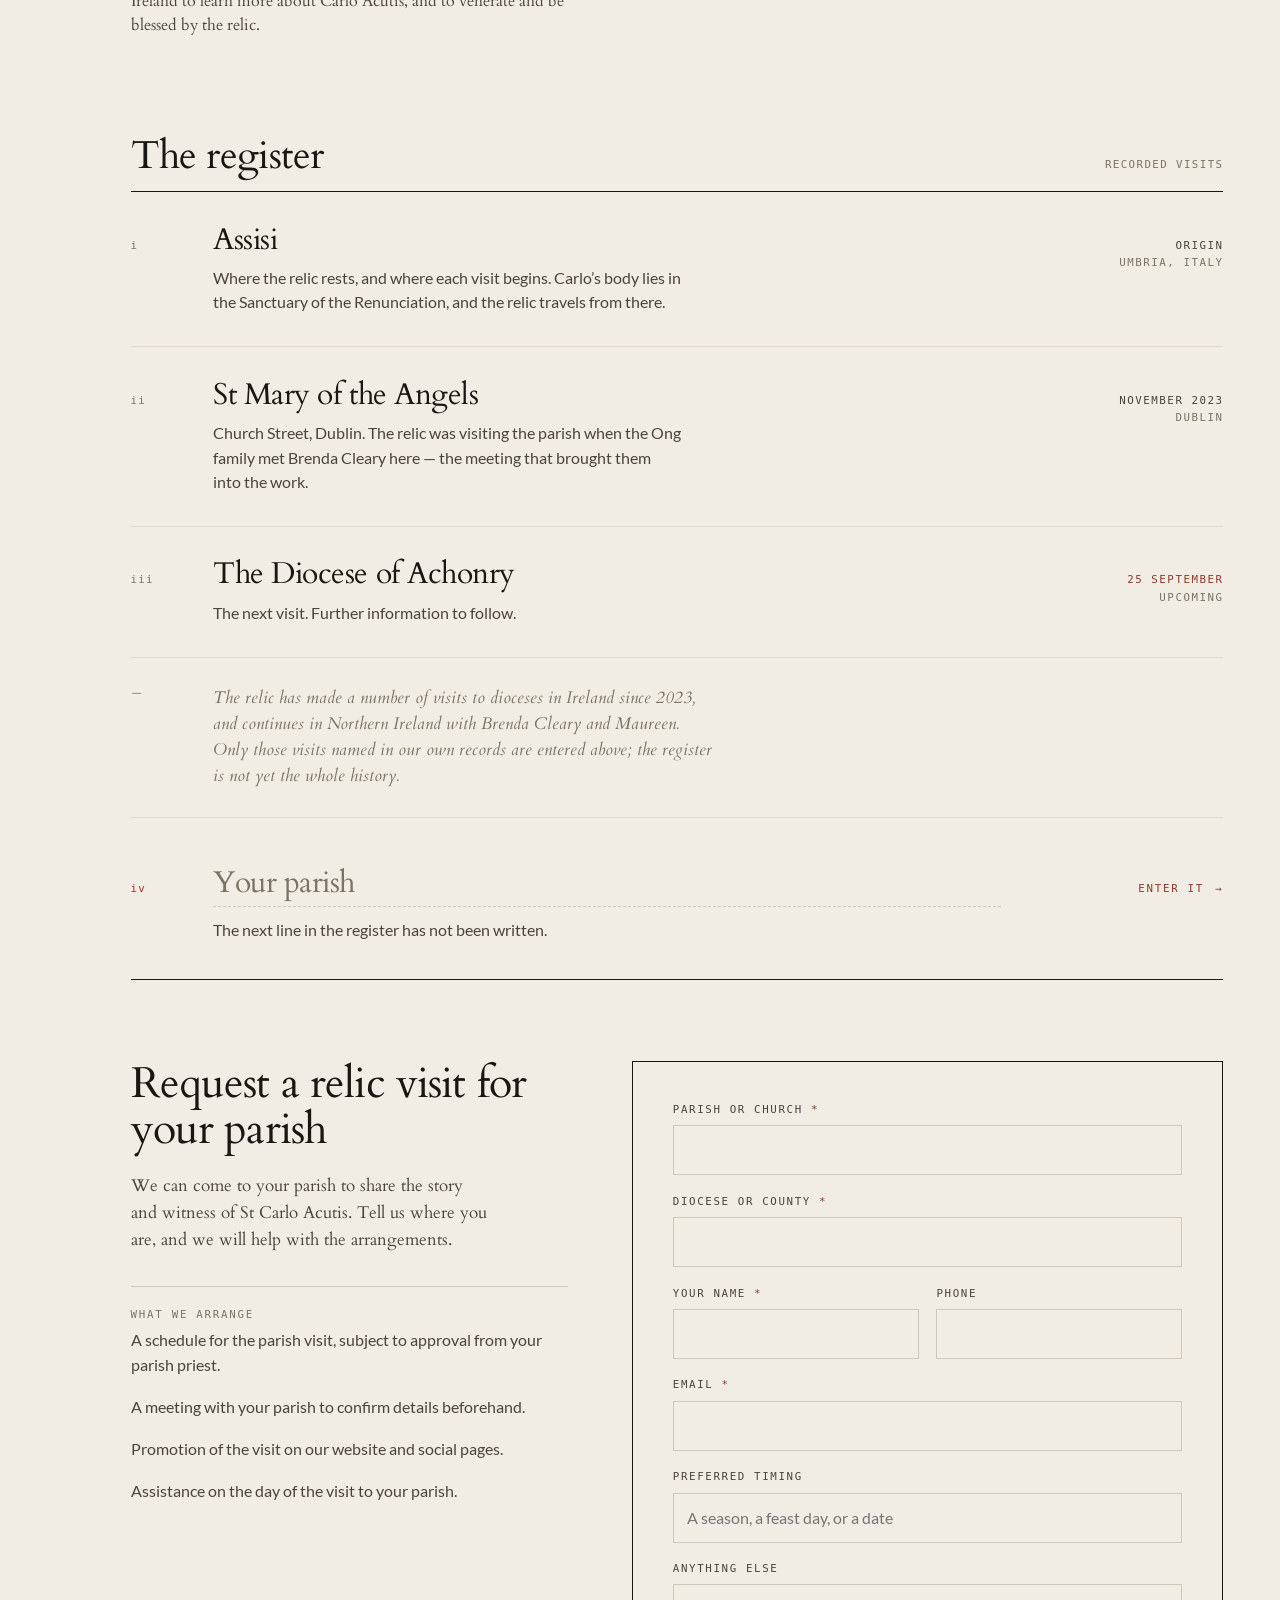
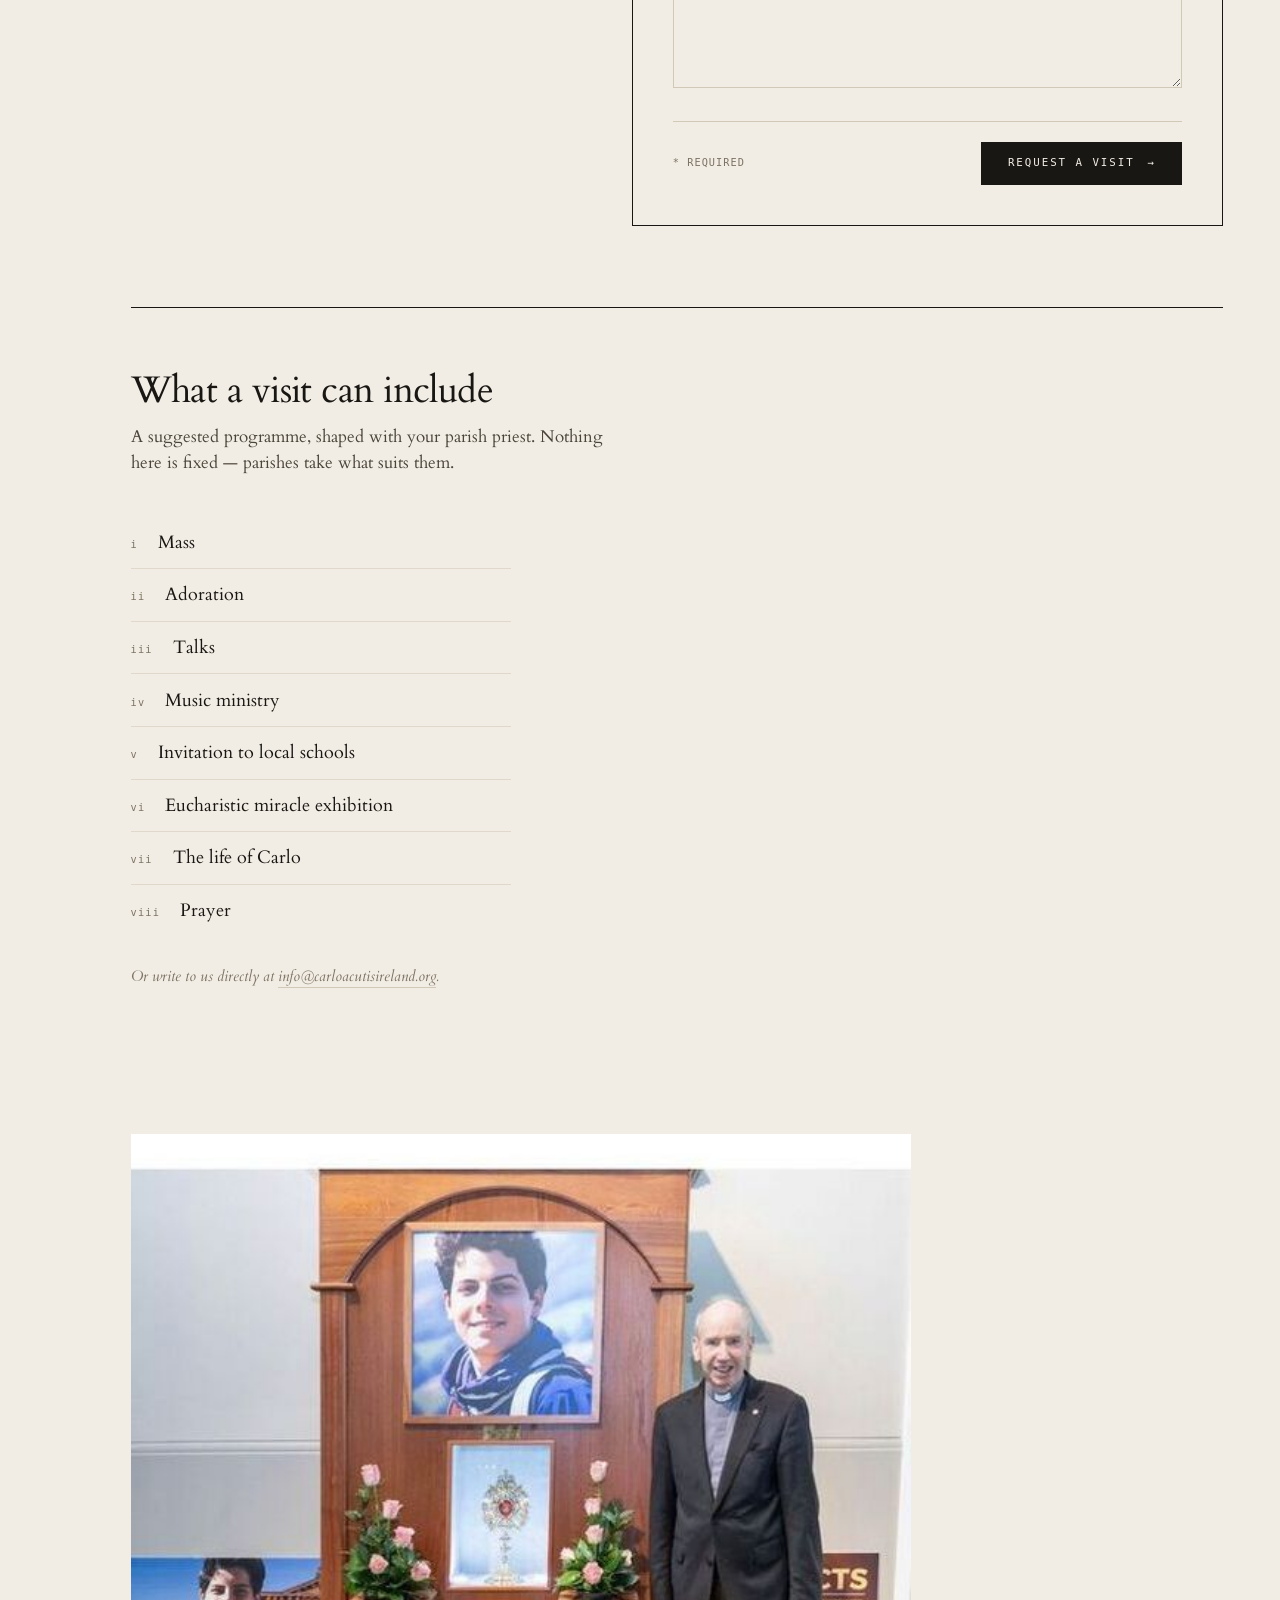
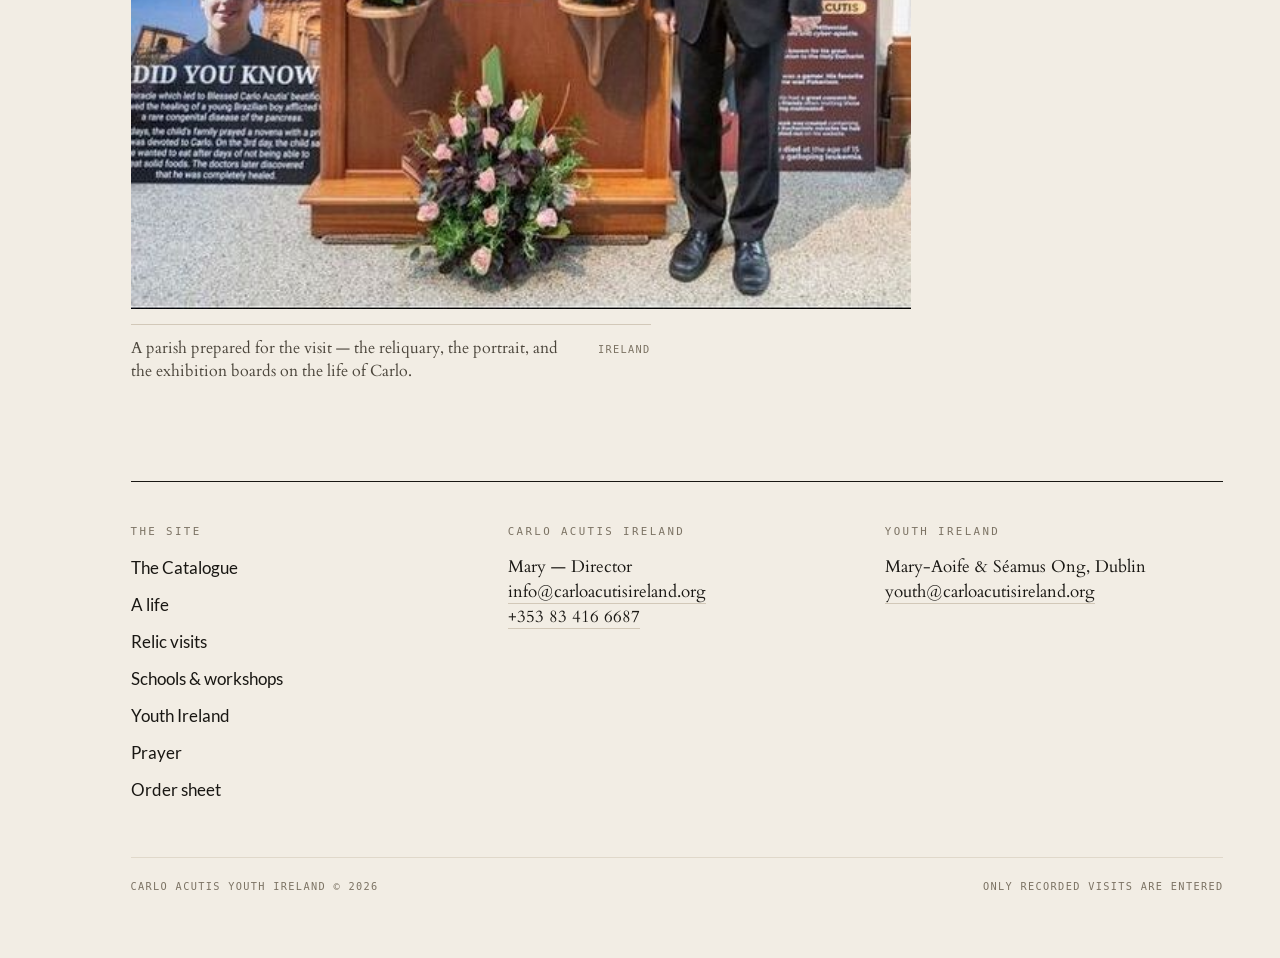
<file: relicvisit.html>
<!doctype html>
<html lang="en" class="no-js">
<head>
<meta charset="utf-8">
<meta name="viewport" content="width=device-width, initial-scale=1">
<title>The relic in Ireland — request a visit for your parish · Carlo Acutis Ireland</title>
<meta name="description" content="The primary relic of Saint Carlo Acutis travels from Assisi to parishes across Ireland. A register of its visits, and how to request one for your parish.">

<meta property="og:type" content="website">
<meta property="og:site_name" content="Carlo Acutis Ireland">
<meta property="og:title" content="The relic in Ireland">
<meta property="og:description" content="The primary relic of Saint Carlo Acutis travels from Assisi to parishes across Ireland. Request a visit for your parish.">
<meta property="og:image" content="https://www.carloacutisireland.org/uploads/1/2/2/5/122563310/published/whatsapp-image-2024-08-01-at-17-40-385b78.jpg">
<meta property="og:url" content="https://www.carloacutisireland.org/relicvisit.html">
<meta name="twitter:card" content="summary_large_image">
<link rel="canonical" href="https://www.carloacutisireland.org/relicvisit.html">

<link rel="icon" href="assets/img/favicon.svg" type="image/svg+xml">
<meta name="theme-color" content="#F2EDE4">

<link rel="preload" as="font" type="font/woff2" href="assets/fonts/cardo-regular.woff2" crossorigin>
<link rel="stylesheet" href="assets/css/base.css">
<link rel="stylesheet" href="assets/css/register.css">
</head>
<body>
<a class="skip" href="#register">Skip to the register</a>

<div class="spine">
  <svg class="spine-mark" viewBox="0 0 13 13" aria-hidden="true">
    <line x1="6.5" y1="0" x2="6.5" y2="13"/><line x1="0" y1="6.5" x2="13" y2="6.5"/>
  </svg>
  <p class="spine-word"><b>Saint Carlo Acutis</b> &nbsp;·&nbsp; Ireland</p>
  <p class="spine-count">The register</p>
</div>

<div class="reg-shell">

  <!-- ======================= OPENING ======================= -->
  <header class="rg-open">
    <div class="rg-top">
      <p class="mono mute"><a href="index.html">&larr; The Catalogue</a></p>
      <p class="mono mute" style="text-align:right">Primary relic<br>On loan from Assisi</p>
    </div>

    <h1 class="rg-title">Assisi <span class="to" aria-hidden="true">&rarr;</span><span class="skip">to</span> Ireland</h1>

    <p class="rg-lede">The primary relic of Carlo Acutis travels from Assisi to parishes across
       Ireland. Thousands have gathered in churches to venerate it and be blessed. The mission
       is every diocese on the island.</p>

    <dl class="prov">
      <div>
        <dt>The relic</dt>
        <dd>Primary relic of Saint Carlo Acutis</dd>
      </div>
      <div>
        <dt>Held at</dt>
        <dd>Assisi &mdash; travels on loan</dd>
      </div>
      <div>
        <dt>Under the guidance of</dt>
        <dd>Archbishop Eamon Martin, Prelate of Ireland</dd>
      </div>
      <div>
        <dt>With</dt>
        <dd>Archbishop Domenico Sorrentino, Assisi</dd>
      </div>
    </dl>
  </header>

  <!-- ======================= PLATE ======================= -->
  <div class="rg-plate">
    <figure>
      <img src="uploads/1/2/2/5/122563310/published/whatsapp-image-2024-08-01-at-17-40-385b78.jpg"
           alt="A young boy venerating the relic of Carlo Acutis, held by a priest outdoors"
           width="766" height="765" fetchpriority="high" decoding="async">
      <figcaption>
        <p class="cap">Since 2023, thousands of people have gathered in churches across Ireland
           to learn more about Carlo Acutis, and to venerate and be blessed by the relic.</p>
        <p class="ref">Ireland<br>2024</p>
      </figcaption>
    </figure>
  </div>

  <main id="register">

    <!-- ======================= THE REGISTER ======================= -->
    <div class="reg-head">
      <h2>The register</h2>
      <p class="mono mute">Recorded visits</p>
    </div>

    <article class="entry">
      <p class="hand">i</p>
      <div>
        <h3 class="place">Assisi</h3>
        <p class="note">Where the relic rests, and where each visit begins. Carlo&rsquo;s body lies
           in the Sanctuary of the Renunciation, and the relic travels from there.</p>
      </div>
      <p class="when"><b>Origin</b>Umbria, Italy</p>
    </article>

    <article class="entry">
      <p class="hand">ii</p>
      <div>
        <h3 class="place">St Mary of the Angels</h3>
        <p class="note">Church Street, Dublin. The relic was visiting the parish when the Ong
           family met Brenda Cleary here &mdash; the meeting that brought them into the work.</p>
      </div>
      <p class="when"><b>November 2023</b>Dublin</p>
    </article>

    <article class="entry entry--soon">
      <p class="hand">iii</p>
      <div>
        <h3 class="place">The Diocese of Achonry</h3>
        <p class="note">The next visit. Further information to follow.</p>
      </div>
      <p class="when"><b>25 September</b>Upcoming</p>
    </article>

    <div class="reg-note">
      <p class="hand mono">&mdash;</p>
      <p>The relic has made a number of visits to dioceses in Ireland since 2023, and continues
         in Northern Ireland with Brenda Cleary and Maureen. Only those visits named in our own
         records are entered above; the register is not yet the whole history.</p>
    </div>

    <!-- ======================= THE OPEN LINE ======================= -->
    <a class="open-line" href="#ask">
      <p class="hand">iv</p>
      <div>
        <h3 class="place">Your parish</h3>
        <p class="note">The next line in the register has not been written.</p>
      </div>
      <p class="when">Enter it <span aria-hidden="true">&rarr;</span></p>
    </a>

    <!-- ======================= REQUEST ======================= -->
    <section class="ask" id="ask" aria-labelledby="ask-h">
      <div class="ask-grid">
        <div>
          <h2 id="ask-h">Request a relic visit for your parish</h2>
          <p class="ask-say">We can come to your parish to share the story and witness of
             St Carlo Acutis. Tell us where you are, and we will help with the arrangements.</p>

          <dl class="ask-what">
            <dt>What we arrange</dt>
            <dd>A schedule for the parish visit, subject to approval from your parish priest.</dd>
            <dd>A meeting with your parish to confirm details beforehand.</dd>
            <dd>Promotion of the visit on our website and social pages.</dd>
            <dd>Assistance on the day of the visit to your parish.</dd>
          </dl>
        </div>

        <form class="form-sheet" action="contact.php" method="post">
          <!-- Honeypot: hidden from people, bots fill it in. -->
          <div class="hp" aria-hidden="true">
            <label>Leave this field empty
              <input type="text" name="cai_website" tabindex="-1" autocomplete="off"></label>
          </div>
          <input type="hidden" name="cai_form" value="relic">
          <input type="hidden" name="cai_page" value="relicvisit.html">
          <input type="hidden" name="cai_ts" value="0">

          <div class="fld">
            <label for="f-parish">Parish or church <span class="req" aria-hidden="true">*</span></label>
            <input id="f-parish" name="parish" type="text" required autocomplete="organization">
          </div>
          <div class="fld">
            <label for="f-diocese">Diocese or county <span class="req" aria-hidden="true">*</span></label>
            <input id="f-diocese" name="diocese" type="text" required>
          </div>
          <div class="fld-pair">
            <div class="fld">
              <label for="f-name">Your name <span class="req" aria-hidden="true">*</span></label>
              <input id="f-name" name="name" type="text" required autocomplete="name">
            </div>
            <div class="fld">
              <label for="f-phone">Phone</label>
              <input id="f-phone" name="phone" type="tel" autocomplete="tel">
            </div>
          </div>
          <div class="fld">
            <label for="f-email">Email <span class="req" aria-hidden="true">*</span></label>
            <input id="f-email" name="email" type="email" required autocomplete="email">
          </div>
          <div class="fld">
            <label for="f-timing">Preferred timing</label>
            <input id="f-timing" name="timing" type="text" placeholder="A season, a feast day, or a date">
          </div>
          <div class="fld">
            <label for="f-notes">Anything else</label>
            <textarea id="f-notes" name="notes"></textarea>
          </div>

          <div class="sheet-foot">
            <span class="sheet-hint">* Required</span>
            <button class="enter" type="submit">Request a visit <span aria-hidden="true">&rarr;</span></button>
          </div>
        </form>
      </div>
    </section>

    <!-- ======================= THE PROGRAMME ======================= -->
    <section class="prog" aria-labelledby="prog-h">
      <h2 id="prog-h">What a visit can include</h2>
      <p class="prog-intro">A suggested programme, shaped with your parish priest. Nothing here is
         fixed &mdash; parishes take what suits them.</p>
      <ul class="order">
        <li><span class="n">i</span><span class="w">Mass</span></li>
        <li><span class="n">ii</span><span class="w">Adoration</span></li>
        <li><span class="n">iii</span><span class="w">Talks</span></li>
        <li><span class="n">iv</span><span class="w">Music ministry</span></li>
        <li><span class="n">v</span><span class="w">Invitation to local schools</span></li>
        <li><span class="n">vi</span><span class="w">Eucharistic miracle exhibition</span></li>
        <li><span class="n">vii</span><span class="w">The life of Carlo</span></li>
        <li><span class="n">viii</span><span class="w">Prayer</span></li>
      </ul>
      <p class="prog-note">Or write to us directly at
         <a href="mailto:info@carloacutisireland.org" style="border-bottom:1px solid var(--rule)">info@carloacutisireland.org</a>.</p>
    </section>

    <!-- ======================= PLATE ======================= -->
    <div class="rg-plate">
      <figure>
        <img src="uploads/1/2/2/5/122563310/editor/carlo-acutis-ireland-relic0c1e.jpg"
             alt="A shrine set up for a relic visit: Carlo Acutis' portrait above the reliquary, flowers, and an information display, with a priest standing beside it"
             width="528" height="525" loading="lazy" decoding="async">
        <figcaption>
          <p class="cap">A parish prepared for the visit &mdash; the reliquary, the portrait, and
             the exhibition boards on the life of Carlo.</p>
          <p class="ref">Ireland</p>
        </figcaption>
      </figure>
    </div>
  </main>

  <!-- ======================= COLOPHON ======================= -->
  <footer class="colophon">
    <div class="colophon-grid">
      <div>
        <h2>The site</h2>
        <ul>
          <li><a href="index.html">The Catalogue</a></li>
          <li><a href="about.html">A life</a></li>
          <li><a href="relicvisit.html">Relic visits</a></li>
          <li><a href="schoolworkshops.html">Schools &amp; workshops</a></li>
          <li><a href="youth.html">Youth Ireland</a></li>
          <li><a href="prayer.html">Prayer</a></li>
          <li><a href="shop.html">Order sheet</a></li>
        </ul>
      </div>
      <div>
        <h2>Carlo Acutis Ireland</h2>
        <p class="cont">Mary &mdash; Director<br>
           <a href="mailto:info@carloacutisireland.org">info@carloacutisireland.org</a><br>
           <a href="tel:+353834166687">+353 83 416 6687</a></p>
      </div>
      <div>
        <h2>Youth Ireland</h2>
        <p class="cont">Mary-Aoife &amp; Séamus Ong, Dublin<br>
           <a href="mailto:youth@carloacutisireland.org">youth@carloacutisireland.org</a></p>
      </div>
    </div>
    <div class="colophon-end">
      <span>Carlo Acutis Youth Ireland &copy; 2026</span>
      <span>Only recorded visits are entered</span>
    </div>
  </footer>
</div>

<script>
  document.documentElement.classList.replace('no-js','js');
  // Stamp the timestamp contact.php checks; skipped entirely if JS is off.
  var ts=document.querySelector('input[name="cai_ts"]');
  if(ts){var v=String(Math.floor(Date.now()/1000));ts.value=v;ts.setAttribute('value',v);}
</script>
</body>
</html>
</file>
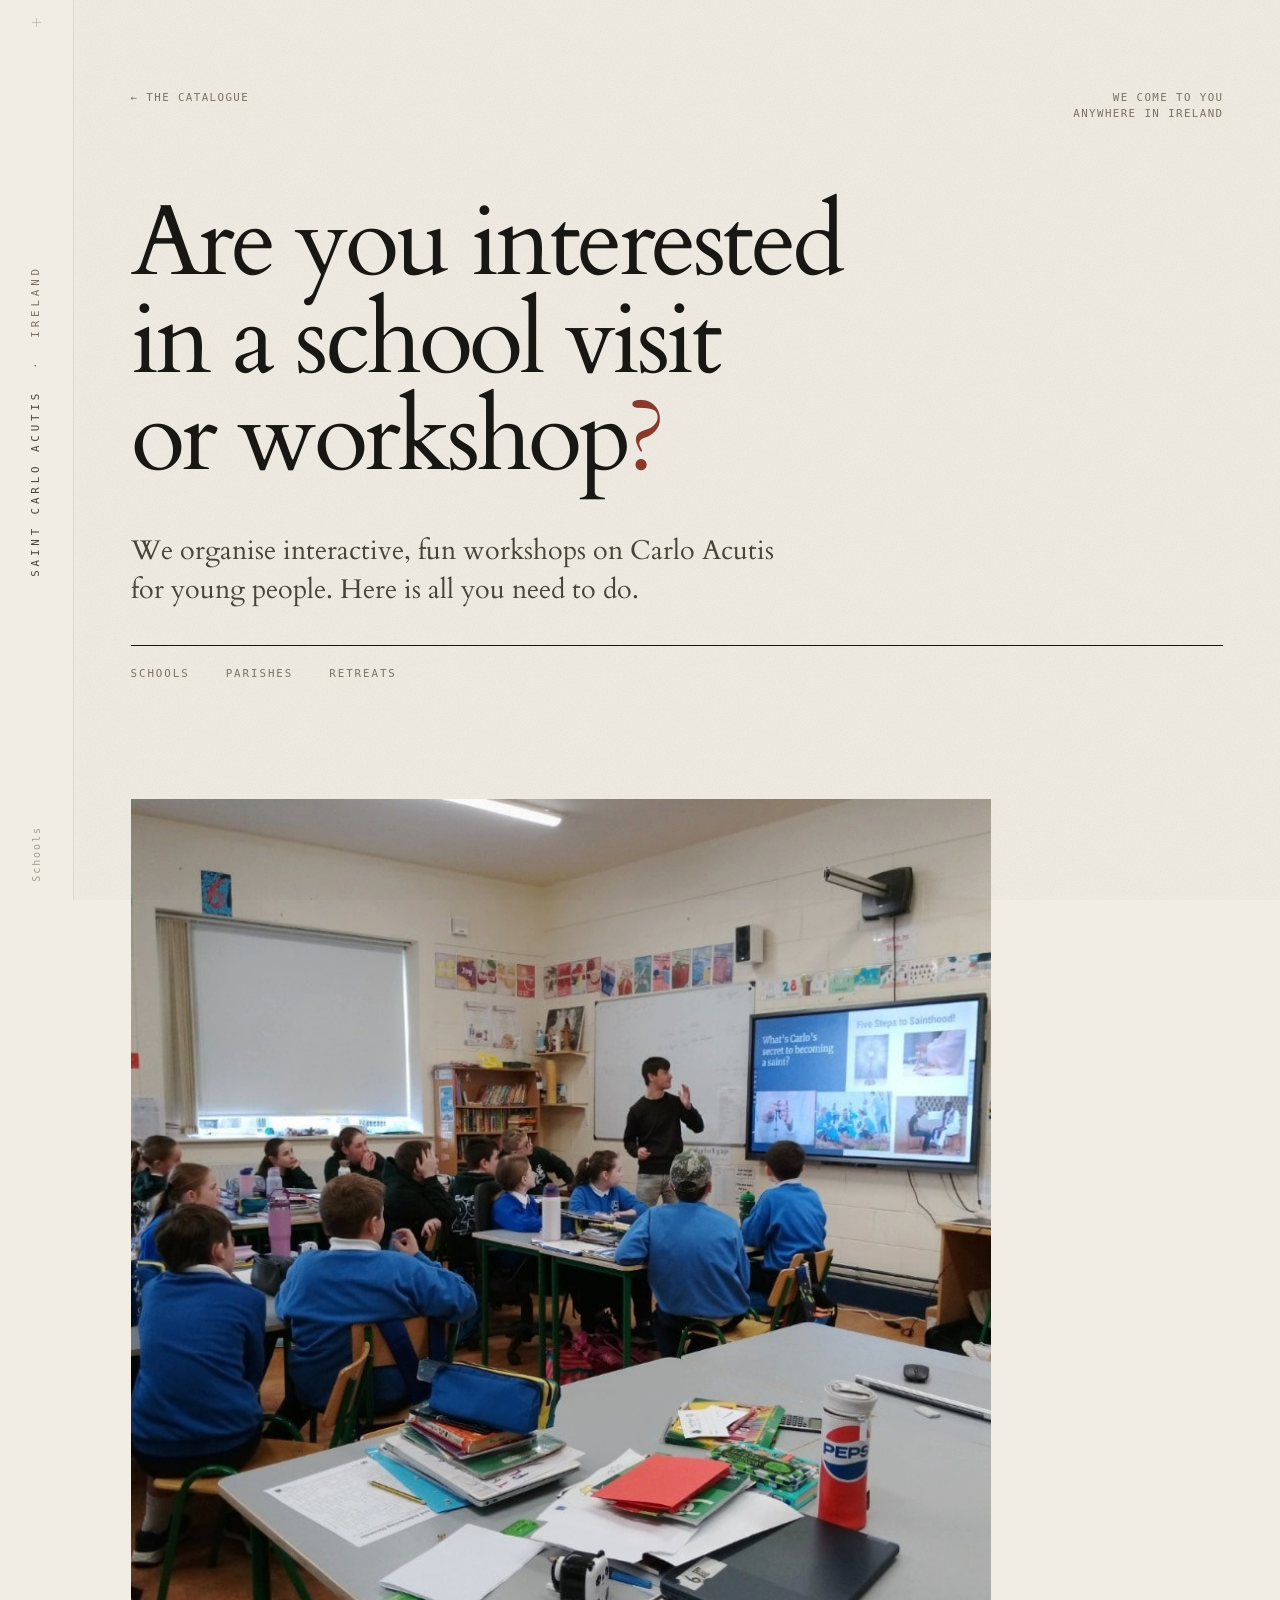
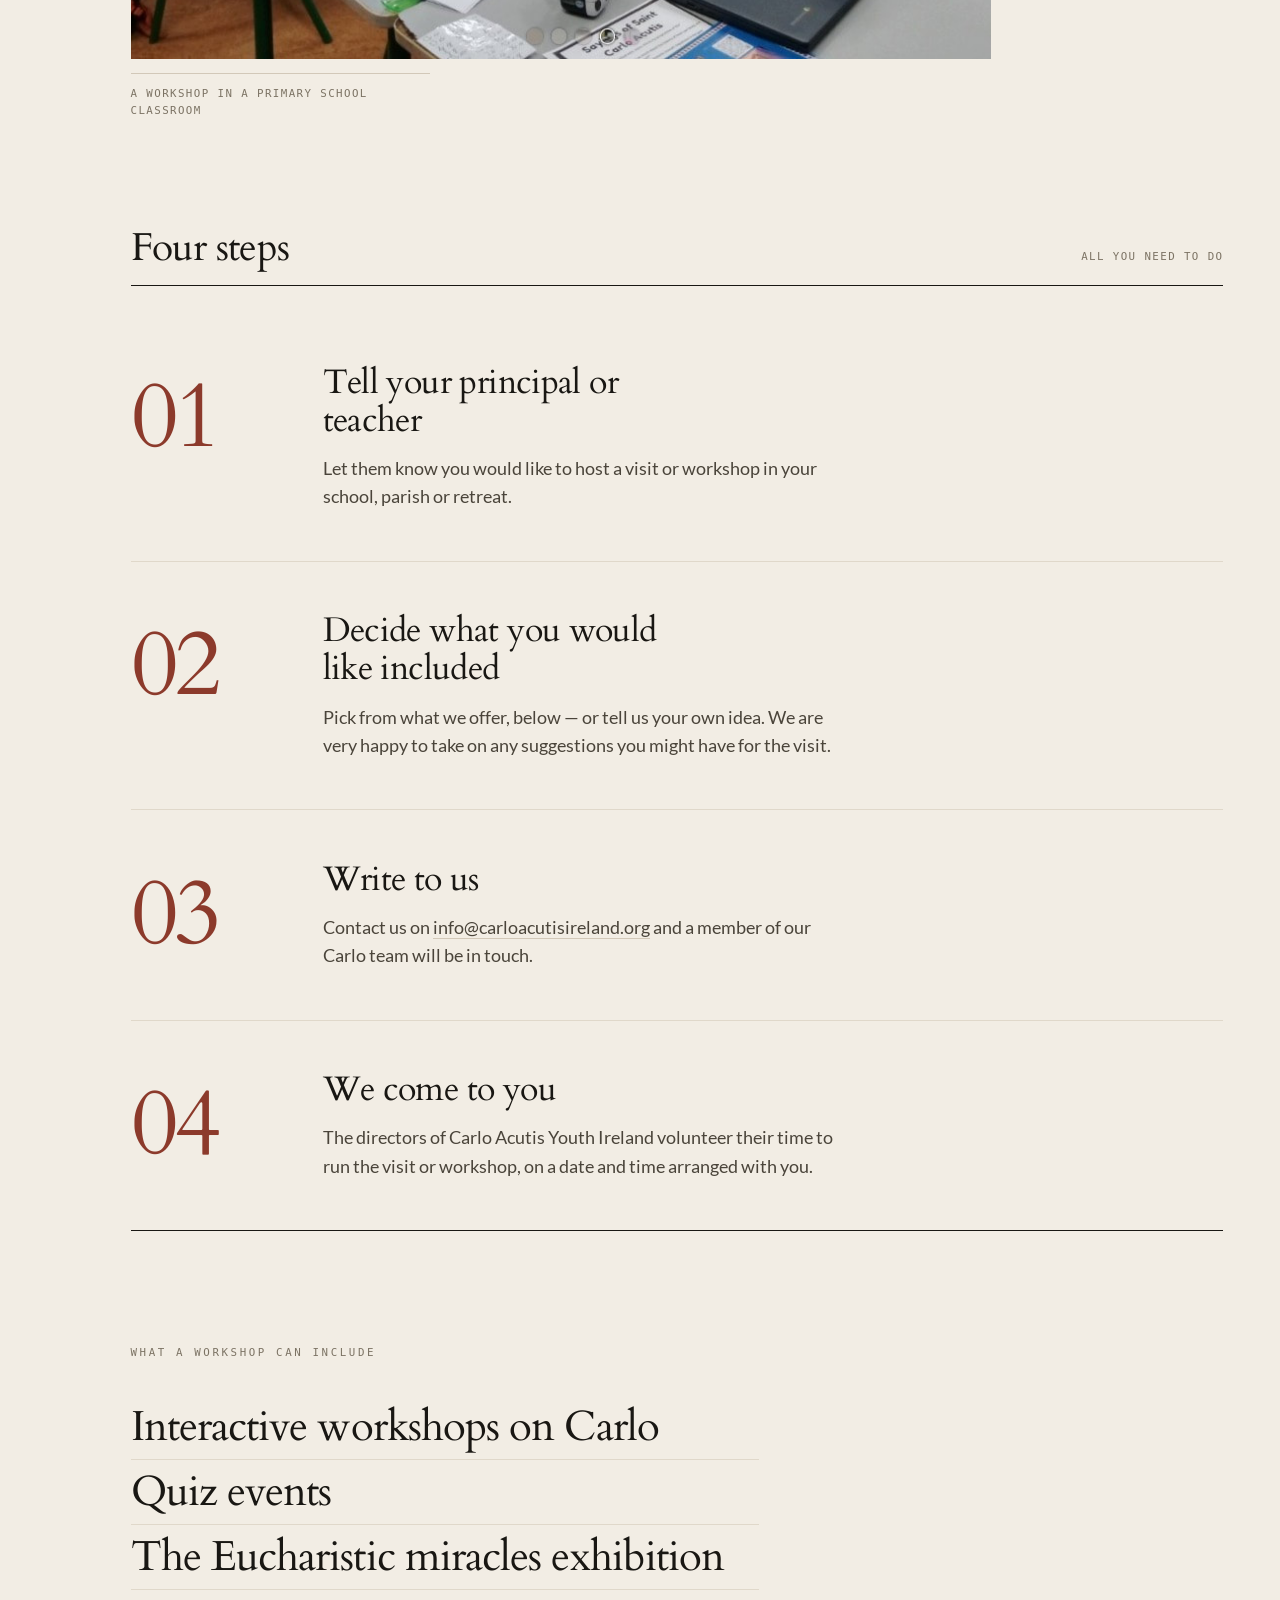
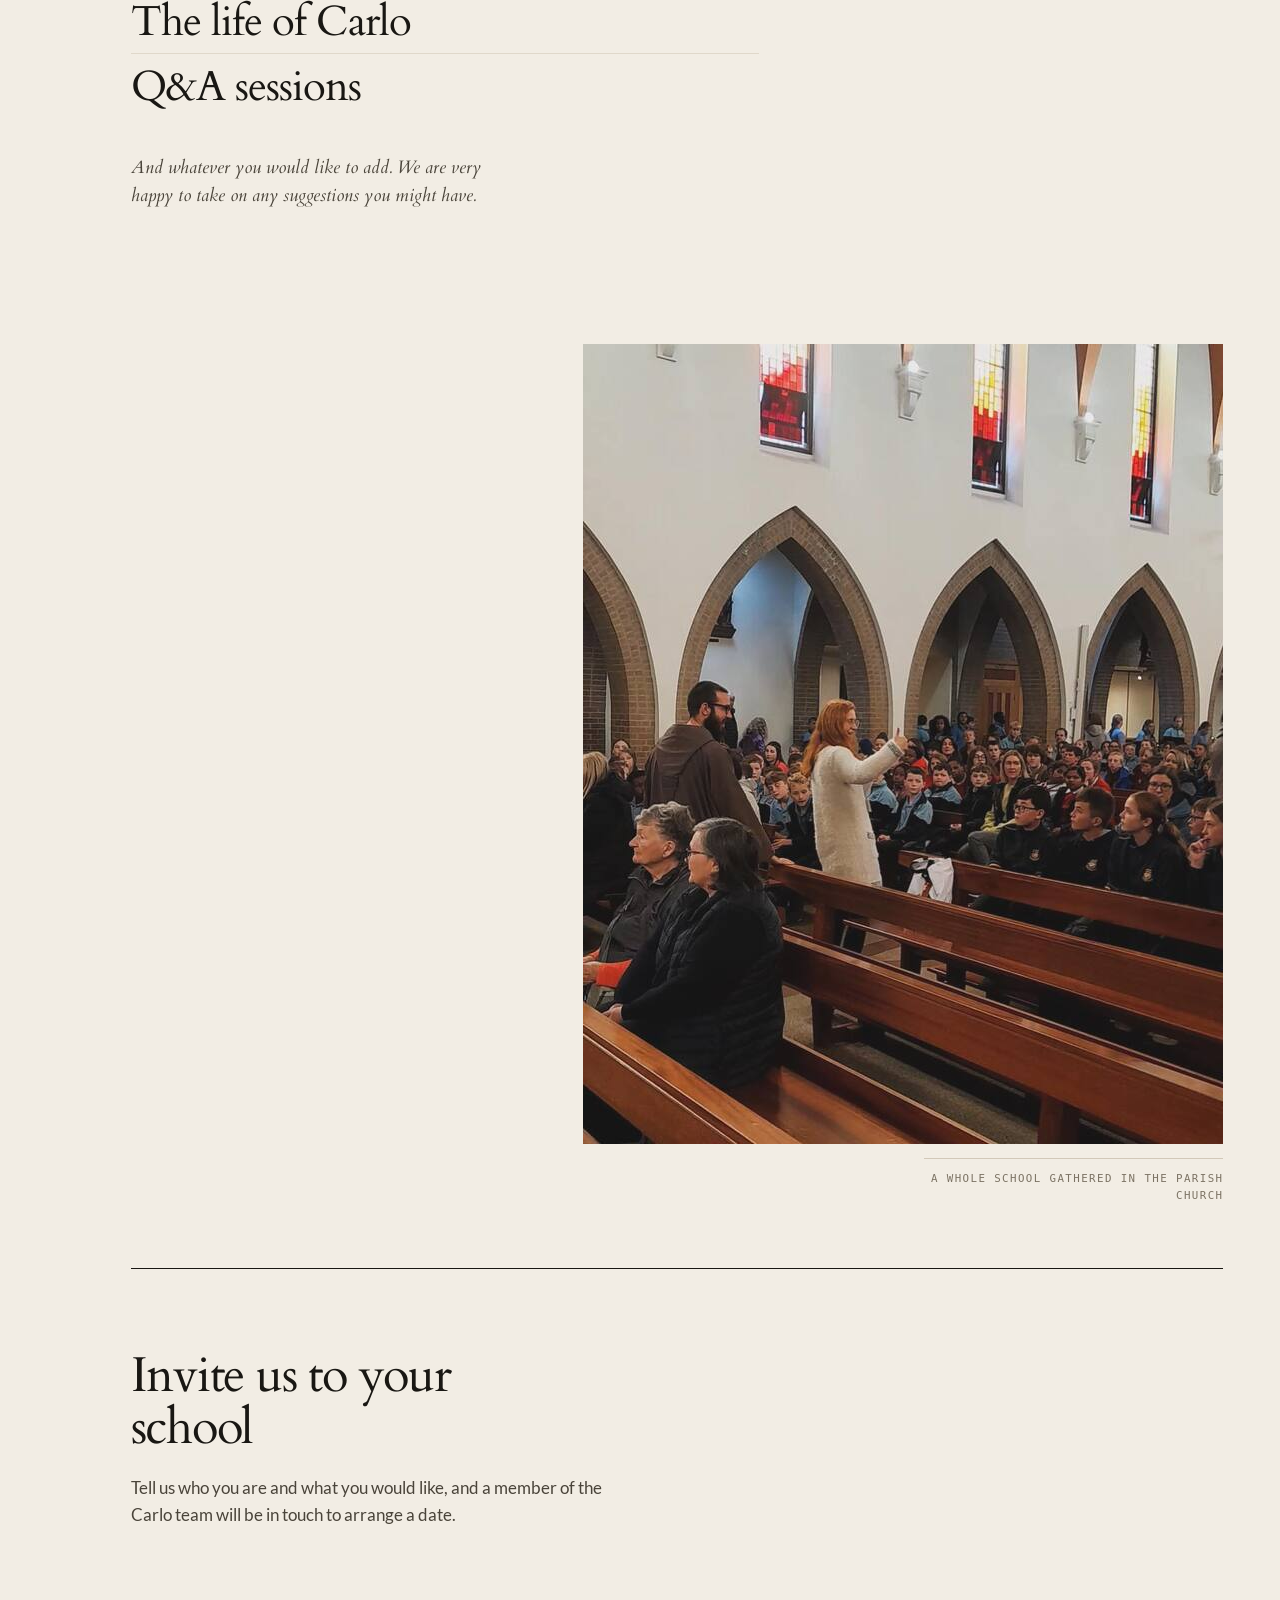
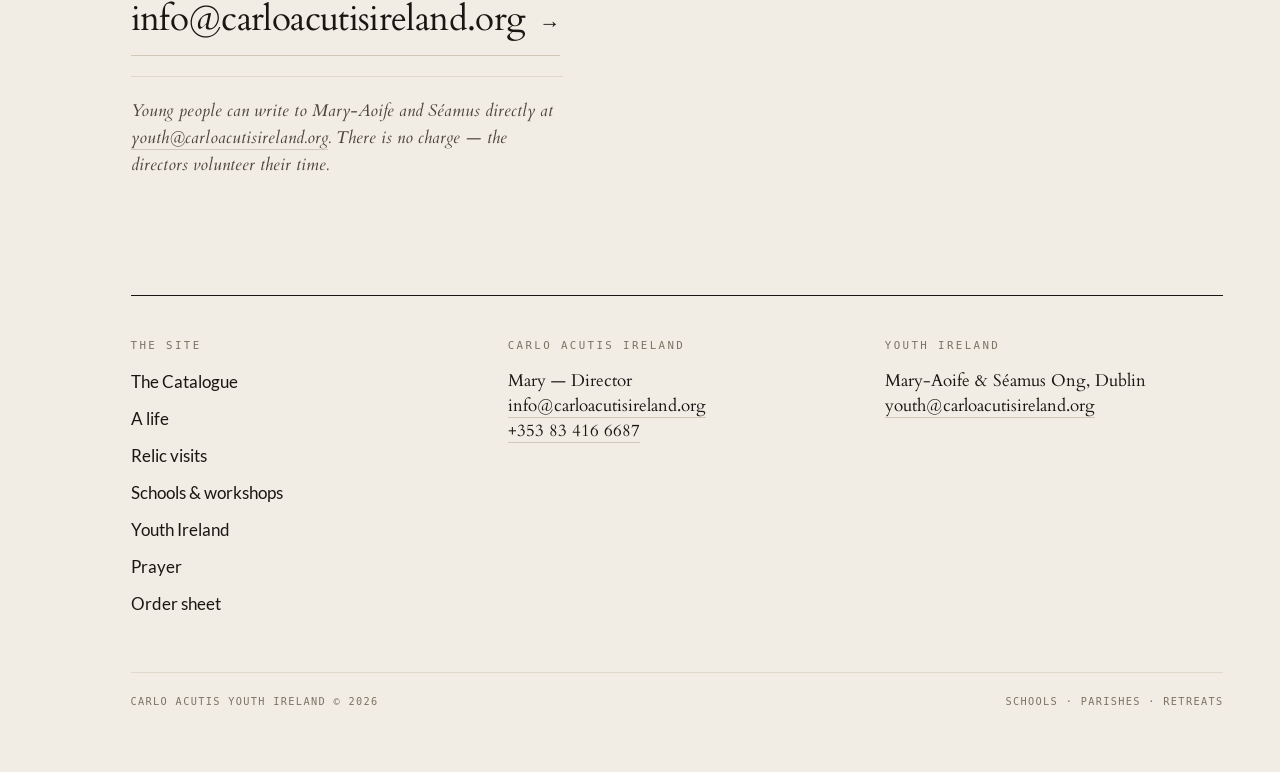
<file: schoolworkshops.html>
<!doctype html>
<html lang="en" class="no-js">
<head>
<meta charset="utf-8">
<meta name="viewport" content="width=device-width, initial-scale=1">
<title>School visits &amp; workshops — invite us to your school · Carlo Acutis Ireland</title>
<meta name="description" content="Interactive workshops on Carlo Acutis for schools, parishes and retreats in Ireland: quiz events, the Eucharistic miracles exhibition, the life of Carlo and Q&A. Four steps to arrange one.">

<meta property="og:type" content="website">
<meta property="og:site_name" content="Carlo Acutis Ireland">
<meta property="og:title" content="School visits &amp; workshops">
<meta property="og:description" content="Interactive workshops on Carlo Acutis for schools, parishes and retreats across Ireland. Here is all you need to do.">
<meta property="og:image" content="https://www.carloacutisireland.org/uploads/1/2/2/5/122563310/ardfinnan_orig.jpg">
<meta property="og:url" content="https://www.carloacutisireland.org/schoolworkshops.html">
<meta name="twitter:card" content="summary_large_image">
<link rel="canonical" href="https://www.carloacutisireland.org/schoolworkshops.html">

<link rel="icon" href="assets/img/favicon.svg" type="image/svg+xml">
<meta name="theme-color" content="#F2EDE4">

<link rel="preload" as="font" type="font/woff2" href="assets/fonts/cardo-regular.woff2" crossorigin>
<link rel="stylesheet" href="assets/css/base.css">
<link rel="stylesheet" href="assets/css/invitation.css">
</head>
<body>
<a class="skip" href="#steps">Skip to the four steps</a>

<div class="spine">
  <svg class="spine-mark" viewBox="0 0 13 13" aria-hidden="true">
    <line x1="6.5" y1="0" x2="6.5" y2="13"/><line x1="0" y1="6.5" x2="13" y2="6.5"/>
  </svg>
  <p class="spine-word"><b>Saint Carlo Acutis</b> &nbsp;·&nbsp; Ireland</p>
  <p class="spine-count">Schools</p>
</div>

<div class="inv-shell">

  <!-- ======================= OPENING ======================= -->
  <header class="iv-open">
    <div class="iv-top">
      <p class="mono mute"><a href="index.html">&larr; The Catalogue</a></p>
      <p class="mono mute" style="text-align:right">We come to you<br>Anywhere in Ireland</p>
    </div>

    <h1 class="ask-big">Are you interested in a school visit or workshop<span class="q">?</span></h1>

    <p class="iv-answer">We organise interactive, fun workshops on Carlo Acutis for young people.
       Here is all you need to do.</p>

    <p class="iv-who">
      <span>Schools</span><span>Parishes</span><span>Retreats</span>
    </p>
  </header>

  <!-- ======================= PLATE ======================= -->
  <div class="iv-plate iv-plate--l">
    <figure>
      <img src="uploads/1/2/2/5/122563310/ardfinnan_orig.jpg"
           alt="A primary school classroom during a Carlo Acutis workshop, children at their desks watching a presentation"
           width="871" height="871" fetchpriority="high" decoding="async">
      <figcaption>A workshop in a primary school classroom</figcaption>
    </figure>
  </div>

  <main>
    <!-- ======================= THE FOUR STEPS ======================= -->
    <section class="steps" id="steps" aria-labelledby="steps-h">
      <div class="steps-head">
        <h2 id="steps-h">Four steps</h2>
        <p class="mono mute">All you need to do</p>
      </div>

      <div class="step">
        <p class="n" aria-hidden="true">01</p>
        <div>
          <h3>Tell your principal or teacher</h3>
          <p>Let them know you would like to host a visit or workshop in your school, parish
             or retreat.</p>
        </div>
      </div>

      <div class="step">
        <p class="n" aria-hidden="true">02</p>
        <div>
          <h3>Decide what you would like included</h3>
          <p>Pick from what we offer, below &mdash; or tell us your own idea. We are very happy
             to take on any suggestions you might have for the visit.</p>
        </div>
      </div>

      <div class="step">
        <p class="n" aria-hidden="true">03</p>
        <div>
          <h3>Write to us</h3>
          <p>Contact us on <a href="mailto:info@carloacutisireland.org">info@carloacutisireland.org</a>
             and a member of our Carlo team will be in touch.</p>
        </div>
      </div>

      <div class="step">
        <p class="n" aria-hidden="true">04</p>
        <div>
          <h3>We come to you</h3>
          <p>The directors of Carlo Acutis Youth Ireland volunteer their time to run the visit
             or workshop, on a date and time arranged with you.</p>
        </div>
      </div>
    </section>

    <!-- ======================= THE MENU ======================= -->
    <section class="menu" aria-labelledby="menu-h">
      <h2 id="menu-h">What a workshop can include</h2>
      <ul>
        <li>Interactive workshops on Carlo</li>
        <li>Quiz events</li>
        <li>The Eucharistic miracles exhibition</li>
        <li>The life of Carlo</li>
        <li>Q&amp;A sessions</li>
      </ul>
      <p class="also">And whatever you would like to add. We are very happy to take on any
         suggestions you might have.</p>
    </section>

    <!-- ======================= PLATE ======================= -->
    <div class="iv-plate iv-plate--r">
      <figure>
        <img src="uploads/1/2/2/5/122563310/carlo-schools_orig.jpg"
             alt="A church filled with schoolchildren during a Carlo Acutis visit, a speaker and a friar at the front"
             width="640" height="800" loading="lazy" decoding="async">
        <figcaption>A whole school gathered in the parish church</figcaption>
      </figure>
    </div>

    <!-- ======================= THE ASK ======================= -->
    <section class="invite" aria-labelledby="invite-h">
      <h2 id="invite-h">Invite us to your school</h2>
      <p>Tell us who you are and what you would like, and a member of the Carlo team will be
         in touch to arrange a date.</p>

      <a class="mailto" href="mailto:info@carloacutisireland.org?subject=School%20visit%20or%20workshop">
        info@carloacutisireland.org
        <span class="arw" aria-hidden="true">&rarr;</span>
      </a>

      <p class="invite-note">Young people can write to Mary-Aoife and Séamus directly at
         <a href="mailto:youth@carloacutisireland.org" style="border-bottom:1px solid var(--rule)">youth@carloacutisireland.org</a>.
         There is no charge &mdash; the directors volunteer their time.</p>
    </section>
  </main>

  <!-- ======================= COLOPHON ======================= -->
  <footer class="colophon">
    <div class="colophon-grid">
      <div>
        <h2>The site</h2>
        <ul>
          <li><a href="index.html">The Catalogue</a></li>
          <li><a href="about.html">A life</a></li>
          <li><a href="relicvisit.html">Relic visits</a></li>
          <li><a href="schoolworkshops.html">Schools &amp; workshops</a></li>
          <li><a href="youth.html">Youth Ireland</a></li>
          <li><a href="prayer.html">Prayer</a></li>
          <li><a href="shop.html">Order sheet</a></li>
        </ul>
      </div>
      <div>
        <h2>Carlo Acutis Ireland</h2>
        <p class="cont">Mary &mdash; Director<br>
           <a href="mailto:info@carloacutisireland.org">info@carloacutisireland.org</a><br>
           <a href="tel:+353834166687">+353 83 416 6687</a></p>
      </div>
      <div>
        <h2>Youth Ireland</h2>
        <p class="cont">Mary-Aoife &amp; Séamus Ong, Dublin<br>
           <a href="mailto:youth@carloacutisireland.org">youth@carloacutisireland.org</a></p>
      </div>
    </div>
    <div class="colophon-end">
      <span>Carlo Acutis Youth Ireland &copy; 2026</span>
      <span>Schools · Parishes · Retreats</span>
    </div>
  </footer>
</div>

<script>document.documentElement.classList.replace('no-js','js');</script>
</body>
</html>
</file>
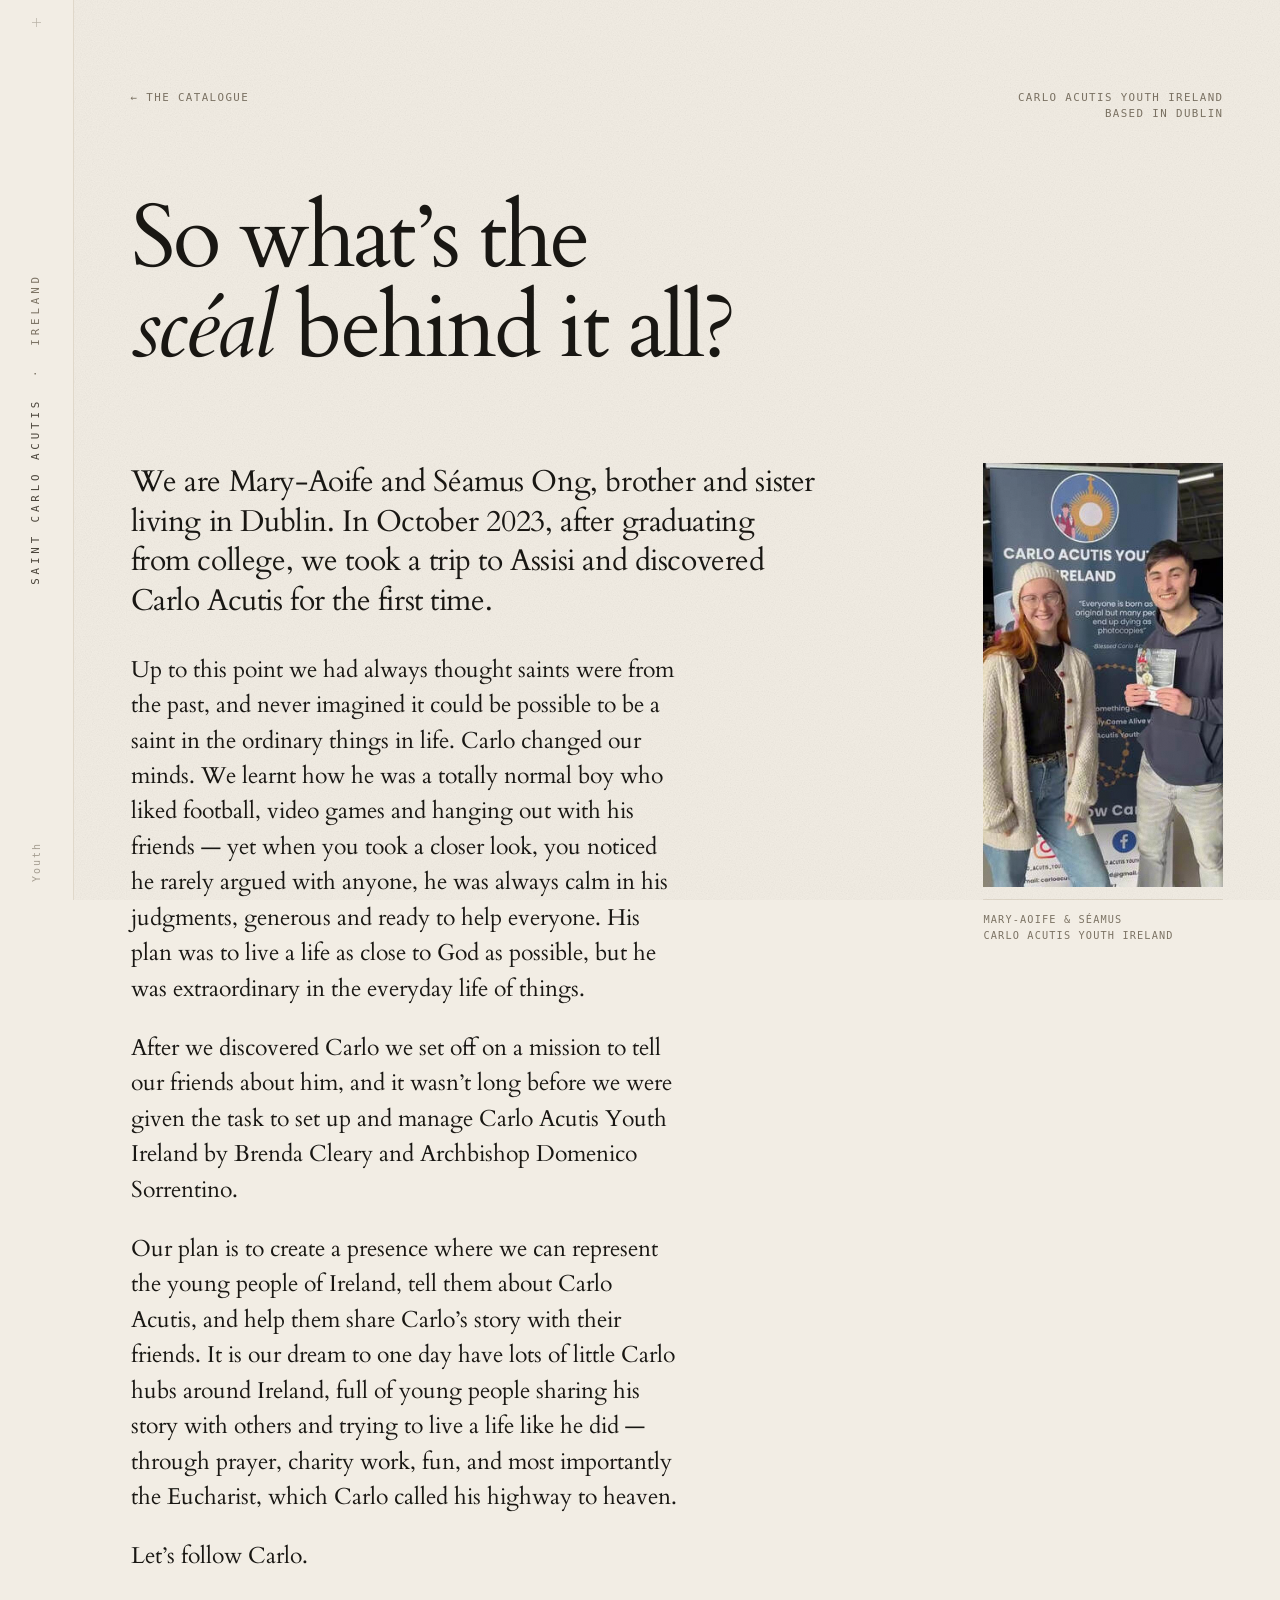
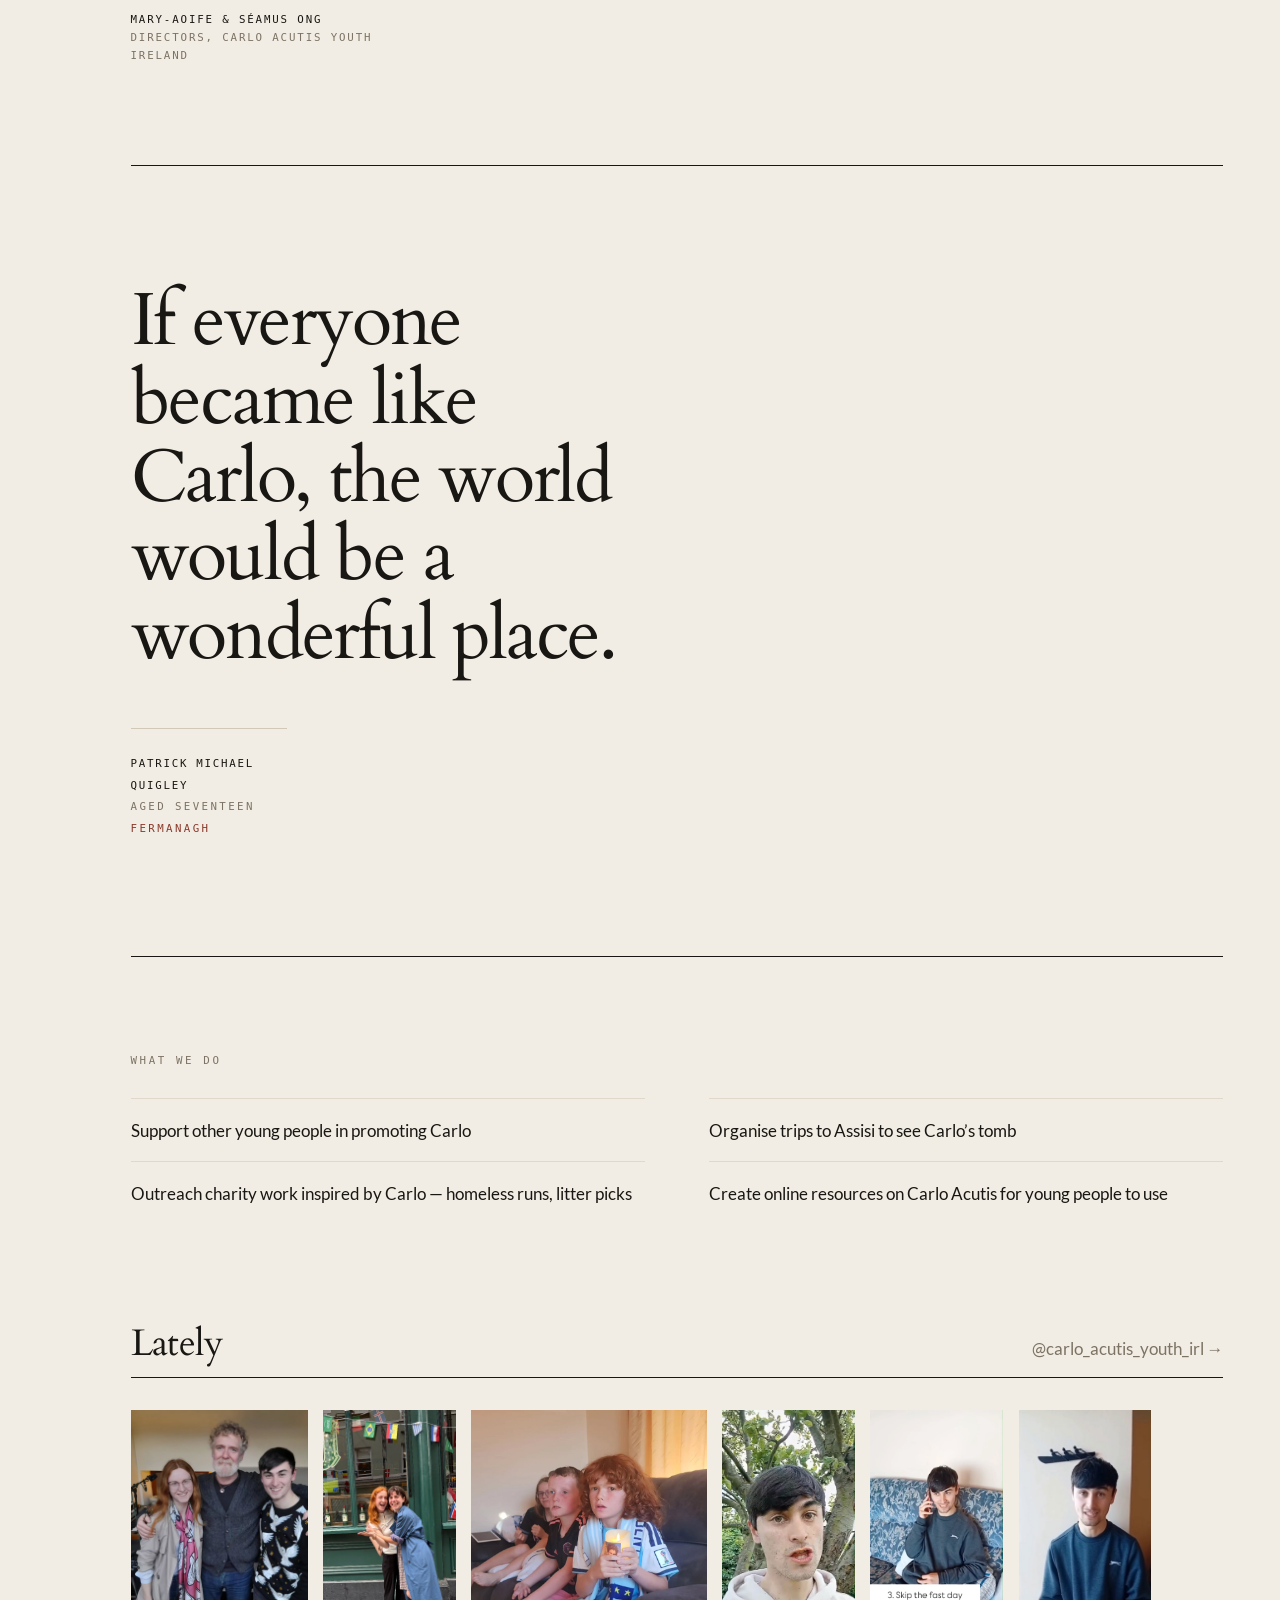
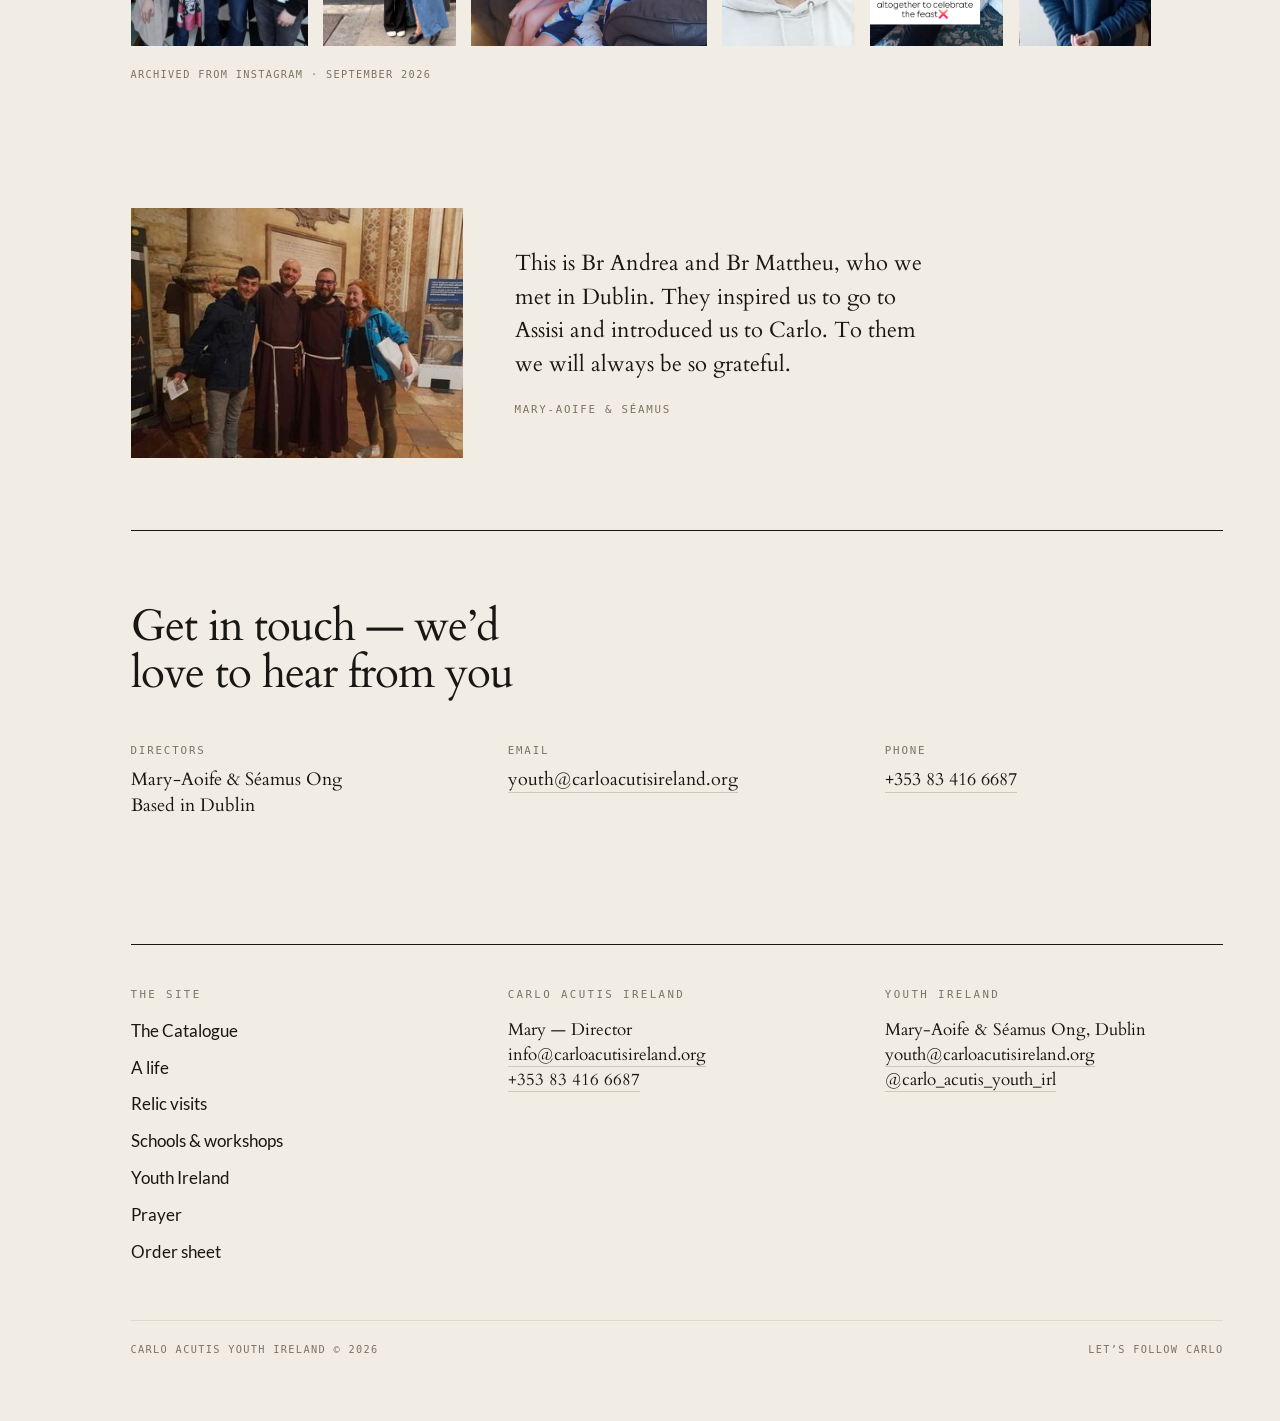
<file: youth.html>
<!doctype html>
<html lang="en" class="no-js">
<head>
<meta charset="utf-8">
<meta name="viewport" content="width=device-width, initial-scale=1">
<title>Carlo Acutis Youth Ireland — young people, in their own words</title>
<meta name="description" content="Carlo Acutis Youth Ireland, run by Mary-Aoife and Séamus Ong in Dublin: trips to Assisi, outreach and charity work, and young people across Ireland sharing Carlo's story.">

<meta property="og:type" content="website">
<meta property="og:site_name" content="Carlo Acutis Ireland">
<meta property="og:title" content="Carlo Acutis Youth Ireland">
<meta property="og:description" content="&ldquo;If everyone became like Carlo, the world would be a wonderful place.&rdquo; — Patrick Michael Quigley, aged 17, Fermanagh">
<meta property="og:image" content="https://www.carloacutisireland.org/uploads/1/2/2/5/122563310/social-feed/1.jpg">
<meta property="og:url" content="https://www.carloacutisireland.org/youth.html">
<meta name="twitter:card" content="summary_large_image">
<link rel="canonical" href="https://www.carloacutisireland.org/youth.html">

<link rel="icon" href="assets/img/favicon.svg" type="image/svg+xml">
<meta name="theme-color" content="#F2EDE4">

<link rel="preload" as="font" type="font/woff2" href="assets/fonts/cardo-regular.woff2" crossorigin>
<link rel="stylesheet" href="assets/css/base.css">
<link rel="stylesheet" href="assets/css/voices.css">
</head>
<body>
<a class="skip" href="#story">Skip to the story</a>

<div class="spine">
  <svg class="spine-mark" viewBox="0 0 13 13" aria-hidden="true">
    <line x1="6.5" y1="0" x2="6.5" y2="13"/><line x1="0" y1="6.5" x2="13" y2="6.5"/>
  </svg>
  <p class="spine-word"><b>Saint Carlo Acutis</b> &nbsp;·&nbsp; Ireland</p>
  <p class="spine-count">Youth</p>
</div>

<div class="vo-shell">

  <!-- ======================= OPENING ======================= -->
  <header class="vo-open">
    <div class="vo-top">
      <p class="mono mute"><a href="index.html">&larr; The Catalogue</a></p>
      <p class="mono mute" style="text-align:right">Carlo Acutis Youth Ireland<br>Based in Dublin</p>
    </div>

    <h1 class="vo-q">So what&rsquo;s the <span class="sc">scéal</span> behind it all?</h1>
  </header>

  <main>
    <!-- ======================= THEIR STORY ======================= -->
    <section class="told" id="story" aria-labelledby="story-h">
      <h2 class="skip" id="story-h">Mary-Aoife and Séamus, in their own words</h2>
      <div class="told-body">
        <p>We are Mary-Aoife and Séamus Ong, brother and sister living in Dublin. In October 2023,
           after graduating from college, we took a trip to Assisi and discovered Carlo Acutis
           for the first time.</p>
        <p>Up to this point we had always thought saints were from the past, and never imagined
           it could be possible to be a saint in the ordinary things in life. Carlo changed our
           minds. We learnt how he was a totally normal boy who liked football, video games and
           hanging out with his friends &mdash; yet when you took a closer look, you noticed he
           rarely argued with anyone, he was always calm in his judgments, generous and ready to
           help everyone. His plan was to live a life as close to God as possible, but he was
           extraordinary in the everyday life of things.</p>
        <p>After we discovered Carlo we set off on a mission to tell our friends about him, and
           it wasn&rsquo;t long before we were given the task to set up and manage Carlo Acutis
           Youth Ireland by Brenda Cleary and Archbishop Domenico Sorrentino.</p>
        <p>Our plan is to create a presence where we can represent the young people of Ireland,
           tell them about Carlo Acutis, and help them share Carlo&rsquo;s story with their
           friends. It is our dream to one day have lots of little Carlo hubs around Ireland,
           full of young people sharing his story with others and trying to live a life like he
           did &mdash; through prayer, charity work, fun, and most importantly the Eucharist,
           which Carlo called his highway to heaven.</p>
        <p>Let&rsquo;s follow Carlo.</p>
        <p class="sign"><b>Mary-Aoife &amp; Séamus Ong</b>Directors, Carlo Acutis Youth Ireland</p>
      </div>
      <figure>
        <img src="uploads/1/2/2/5/122563310/published/whatsapp-image-2024-06-29-at-17-41-410082.jpg"
             alt="Mary-Aoife and Séamus Ong standing at a Carlo Acutis Youth Ireland stand, in front of a banner carrying Carlo's words"
             width="280" height="495" fetchpriority="high" decoding="async">
        <figcaption>Mary-Aoife &amp; Séamus<br>Carlo Acutis Youth Ireland</figcaption>
      </figure>
    </section>

    <!-- ======================= THE VOICE ======================= -->
    <section class="voice" aria-labelledby="voice-h">
      <h2 class="skip" id="voice-h">A voice from Fermanagh</h2>
      <blockquote>If everyone became like Carlo, the world would be a wonderful place.</blockquote>
      <p class="who">
        <b>Patrick Michael Quigley</b>
        Aged seventeen
        <span class="county">Fermanagh</span>
      </p>
    </section>

    <!-- ======================= WHAT WE DO ======================= -->
    <section class="doing" aria-labelledby="doing-h">
      <h2 id="doing-h">What we do</h2>
      <ul>
        <li>Support other young people in promoting Carlo</li>
        <li>Organise trips to Assisi to see Carlo&rsquo;s tomb</li>
        <li>Outreach charity work inspired by Carlo &mdash; homeless runs, litter picks</li>
        <li>Create online resources on Carlo Acutis for young people to use</li>
      </ul>
    </section>

    <!-- ======================= THE FEED ======================= -->
    <section class="feed" aria-labelledby="feed-h">
      <div class="feed-head">
        <h2 id="feed-h">Lately</h2>
        <p><a href="https://www.instagram.com/carlo_acutis_youth_irl/" target="_blank" rel="noopener">@carlo_acutis_youth_irl &rarr;</a></p>
      </div>
      <div class="strip">
        <a href="https://www.instagram.com/carlo_acutis_youth_irl/" target="_blank" rel="noopener">
          <img src="uploads/1/2/2/5/122563310/social-feed/1.jpg" alt="Mary-Aoife and Séamus with a supporter of Carlo Acutis Youth Ireland" width="1440" height="1920" loading="lazy" decoding="async"></a>
        <a href="https://www.instagram.com/carlo_acutis_youth_irl/" target="_blank" rel="noopener">
          <img src="uploads/1/2/2/5/122563310/social-feed/2.jpg" alt="Two young people outside a pub with flags, during an outreach day" width="540" height="960" loading="lazy" decoding="async"></a>
        <a href="https://www.instagram.com/carlo_acutis_youth_irl/" target="_blank" rel="noopener">
          <img src="uploads/1/2/2/5/122563310/social-feed/3.jpg" alt="Young people gathered around a candle indoors" width="1440" height="1440" loading="lazy" decoding="async"></a>
        <a href="https://www.instagram.com/carlo_acutis_youth_irl/" target="_blank" rel="noopener">
          <img src="uploads/1/2/2/5/122563310/social-feed/4.jpg" alt="A young man speaking to camera in front of a tree" width="640" height="1138" loading="lazy" decoding="async"></a>
        <a href="https://www.instagram.com/carlo_acutis_youth_irl/" target="_blank" rel="noopener">
          <img src="uploads/1/2/2/5/122563310/social-feed/5.jpg" alt="A young man on a sofa looking at his phone" width="720" height="1280" loading="lazy" decoding="async"></a>
        <a href="https://www.instagram.com/carlo_acutis_youth_irl/" target="_blank" rel="noopener">
          <img src="uploads/1/2/2/5/122563310/social-feed/6.jpg" alt="A young man in front of a wall with boat decorations" width="540" height="960" loading="lazy" decoding="async"></a>
      </div>
      <p class="feed-note">Archived from Instagram &middot; September 2026</p>
    </section>

    <!-- ======================= GRATITUDE ======================= -->
    <section class="thanks" aria-labelledby="thanks-h">
      <h2 class="skip" id="thanks-h">Br Andrea and Br Mattheu</h2>
      <figure>
        <img src="uploads/1/2/2/5/122563310/editor/whatsapp-image-2024-06-30-at-19-05-07588c.jpg"
             alt="Mary-Aoife and Séamus with Br Andrea and Br Mattheu, two Capuchin friars in brown habits, inside a church"
             width="372" height="279" loading="lazy" decoding="async">
      </figure>
      <div>
        <p>This is Br Andrea and Br Mattheu, who we met in Dublin. They inspired us to go to
           Assisi and introduced us to Carlo. To them we will always be so grateful.</p>
        <p class="from">Mary-Aoife &amp; Séamus</p>
      </div>
    </section>

    <!-- ======================= GET IN TOUCH ======================= -->
    <section class="reach" aria-labelledby="reach-h">
      <h2 id="reach-h">Get in touch &mdash; we&rsquo;d love to hear from you</h2>
      <dl class="reach-grid">
        <div>
          <dt>Directors</dt>
          <dd>Mary-Aoife &amp; Séamus Ong<br>Based in Dublin</dd>
        </div>
        <div>
          <dt>Email</dt>
          <dd><a href="mailto:youth@carloacutisireland.org">youth@carloacutisireland.org</a></dd>
        </div>
        <div>
          <dt>Phone</dt>
          <dd><a href="tel:+353834166687">+353 83 416 6687</a></dd>
        </div>
      </dl>
    </section>
  </main>

  <!-- ======================= COLOPHON ======================= -->
  <footer class="colophon">
    <div class="colophon-grid">
      <div>
        <h2>The site</h2>
        <ul>
          <li><a href="index.html">The Catalogue</a></li>
          <li><a href="about.html">A life</a></li>
          <li><a href="relicvisit.html">Relic visits</a></li>
          <li><a href="schoolworkshops.html">Schools &amp; workshops</a></li>
          <li><a href="youth.html">Youth Ireland</a></li>
          <li><a href="prayer.html">Prayer</a></li>
          <li><a href="shop.html">Order sheet</a></li>
        </ul>
      </div>
      <div>
        <h2>Carlo Acutis Ireland</h2>
        <p class="cont">Mary &mdash; Director<br>
           <a href="mailto:info@carloacutisireland.org">info@carloacutisireland.org</a><br>
           <a href="tel:+353834166687">+353 83 416 6687</a></p>
      </div>
      <div>
        <h2>Youth Ireland</h2>
        <p class="cont">Mary-Aoife &amp; Séamus Ong, Dublin<br>
           <a href="mailto:youth@carloacutisireland.org">youth@carloacutisireland.org</a><br>
           <a href="https://www.instagram.com/carlo_acutis_youth_irl/" target="_blank" rel="noopener">@carlo_acutis_youth_irl</a></p>
      </div>
    </div>
    <div class="colophon-end">
      <span>Carlo Acutis Youth Ireland &copy; 2026</span>
      <span>Let&rsquo;s follow Carlo</span>
    </div>
  </footer>
</div>

<script>document.documentElement.classList.replace('no-js','js');</script>
</body>
</html>
</file>
<file: assets/css/base.css>
/* ==========================================================================
   SAINT CARLO ACUTIS · IRELAND — SHARED DNA
   Type, colour, paper, rules, spine and motion policy. Every page loads this;
   each page then loads its own grammar on top. One family, several rooms —
   so the materials are defined once, here, and never duplicated.
   ========================================================================== */

/* --- Type ---------------------------------------------------------------
   Cardo — a scholarly humanist serif, drawn for classicists and medievalists.
   Lato — quiet sans for reading.
   Monospace is the system stack: costs nothing to download, and a catalogue's
   metadata has always been set in a typewriter face.
------------------------------------------------------------------------- */
@font-face{font-family:Cardo;font-style:normal;font-weight:400;font-display:swap;src:url(../fonts/cardo-regular.woff2) format('woff2')}
@font-face{font-family:Cardo;font-style:italic;font-weight:400;font-display:swap;src:url(../fonts/cardo-italic.woff2) format('woff2')}
@font-face{font-family:Cardo;font-style:normal;font-weight:700;font-display:swap;src:url(../fonts/cardo-bold.woff2) format('woff2')}
@font-face{font-family:Lato;font-style:normal;font-weight:300;font-display:swap;src:url(../fonts/lato-300.woff2) format('woff2')}
@font-face{font-family:Lato;font-style:normal;font-weight:400;font-display:swap;src:url(../fonts/lato-400.woff2) format('woff2')}
@font-face{font-family:Lato;font-style:italic;font-weight:400;font-display:swap;src:url(../fonts/lato-400i.woff2) format('woff2')}
@font-face{font-family:Lato;font-style:normal;font-weight:700;font-display:swap;src:url(../fonts/lato-700.woff2) format('woff2')}

:root{
  /* Warm ivory stock, warm black ink, stone greys, one sharp oxblood.
     Deliberately not gold-on-teal. Petrol survives only in the plate view,
     where the archive goes dark around a photograph. */
  --paper:#F2EDE4;
  --paper-deep:#EAE3D7;
  --ink:#191713;
  --ink-mid:#4A443A;
  --ink-mute:#7C7364;
  --rule:#D2C8B8;
  --rule-soft:#E0D8CA;
  --oxblood:#8C3A2B;
  --petrol:#0E1F22;

  --serif:Cardo,'Iowan Old Style',Georgia,serif;
  --sans:Lato,-apple-system,BlinkMacSystemFont,'Segoe UI',sans-serif;
  --mono:ui-monospace,'SF Mono',SFMono-Regular,Menlo,Consolas,'DejaVu Sans Mono',monospace;

  --spine:74px;                 /* width of the catalogue spine */
  --pad:clamp(1.25rem,3.4vw,3.25rem);
  --measure:62ch;

  --t-meta:clamp(.625rem,.58rem + .12vw,.6875rem);
  --t-body:clamp(.95rem,.9rem + .2vw,1.0625rem);
  --t-title:clamp(1.05rem,.95rem + .5vw,1.4rem);
  --t-title-lg:clamp(1.5rem,1.1rem + 1.8vw,2.6rem);
  --t-display:clamp(2.5rem,1.2rem + 5.6vw,6rem);
  --t-numeral:clamp(2.6rem,1.4rem + 5vw,5.5rem);

  --ease:cubic-bezier(.2,.7,.3,1);
}

*,*::before,*::after{box-sizing:border-box}
html{-webkit-text-size-adjust:100%}
body{
  margin:0;background:var(--paper);color:var(--ink);
  font:var(--t-body)/1.66 var(--sans);
  -webkit-font-smoothing:antialiased;-moz-osx-font-smoothing:grayscale;
  padding-left:var(--spine);
}
/* Paper tooth. A single tiled SVG, ~0.9KB, no image request. */
body::before{
  content:"";position:fixed;inset:0;z-index:1;pointer-events:none;opacity:.5;
  background-image:url("data:image/svg+xml,%3Csvg xmlns='http://www.w3.org/2000/svg' width='140' height='140'%3E%3Cfilter id='n'%3E%3CfeTurbulence type='fractalNoise' baseFrequency='.82' numOctaves='3' stitchTiles='stitch'/%3E%3CfeColorMatrix type='saturate' values='0'/%3E%3C/filter%3E%3Crect width='140' height='140' filter='url(%23n)' opacity='.28'/%3E%3C/svg%3E");
  mix-blend-mode:multiply;
}
img{display:block;max-width:100%;height:auto}
h1,h2,h3{margin:0;font-weight:400;line-height:1.06;letter-spacing:-.012em;font-family:var(--serif)}
p{margin:0 0 1em}
p:last-child{margin-bottom:0}
a{color:inherit;text-decoration:none}
ul{margin:0;padding:0;list-style:none}
button{font:inherit;color:inherit;background:none;border:0;padding:0;cursor:pointer}
:focus-visible{outline:1.5px solid var(--oxblood);outline-offset:3px}
.plate:focus{outline:0}

.mono{font:400 var(--t-meta)/1.5 var(--mono);letter-spacing:.13em;text-transform:uppercase}
.mute{color:var(--ink-mute)}

.skip{position:absolute;left:-9999px;top:0;z-index:60;background:var(--ink);color:var(--paper);padding:.7rem 1.1rem}
.skip:focus{left:calc(var(--spine) + 1rem)}

/* ==========================================================================
   THE SPINE — the fixed left edge of the catalogue.
   A book spine, not a sidebar: a hairline, a vertical wordmark, a count.
   ========================================================================== */
.spine{
  position:fixed;top:0;left:0;bottom:0;width:var(--spine);z-index:40;
  border-right:1px solid var(--rule-soft);
  display:flex;flex-direction:column;align-items:center;justify-content:space-between;
  padding:1.15rem 0;background:var(--paper);
}
.spine-mark{width:9px;height:9px;flex-shrink:0;opacity:.5}
.spine-mark line{stroke:var(--ink-mute);stroke-width:1}
.spine-word{
  writing-mode:vertical-rl;transform:rotate(180deg);
  font:400 var(--t-meta)/1 var(--mono);letter-spacing:.36em;text-transform:uppercase;
  color:var(--ink-mute);white-space:nowrap;
}
.spine-word b{font-weight:400;color:var(--ink-mid)}
.spine-count{
  writing-mode:vertical-rl;transform:rotate(180deg);
  font:400 calc(var(--t-meta) * .92)/1 var(--mono);letter-spacing:.2em;
  color:var(--ink-mute);opacity:.65;
}

/* --- Page shell ---------------------------------------------------------- */
.shell{padding-inline:var(--pad);max-width:1180px;margin-inline:auto}

/* --- Motion policy ------------------------------------------------------- */
@media (prefers-reduced-motion:reduce){
  *,*::before,*::after{animation-duration:.001ms!important;transition-duration:.001ms!important}
}

/* --- Narrow screens: the spine lies down along the top edge --------------- */
@media (max-width:640px){
  :root{--spine:0px}
  body{padding-left:0;padding-top:46px}
  .spine{
    top:0;left:0;right:0;bottom:auto;width:auto;height:46px;
    flex-direction:row;padding:0 var(--pad);
    border-right:0;border-bottom:1px solid var(--rule);
  }
  .spine-word,.spine-count{writing-mode:horizontal-tb;transform:none}
  .spine-word{letter-spacing:.26em}
}
@media (max-width:430px){
  /* At the narrowest widths the wordmark and the page label crowd each other. */
  .spine-word{letter-spacing:.16em}
  .spine-count{font-size:calc(var(--t-meta) * .85)}
}

/* ==========================================================================
   Global components — defined once here, used across pages.
   The colophon and the honeypot are the same object everywhere, and the form
   field shell is shared by the register and the order sheet. Page stylesheets
   override only what genuinely differs (textarea heights, for instance).
   ========================================================================== */

/* --- Colophon ------------------------------------------------------------- */
.colophon{margin-top:clamp(1.5rem,4vh,2.5rem);border-top:1px solid var(--ink);padding-block:clamp(2.25rem,5vh,3.25rem) clamp(3rem,7vh,4.5rem)}
.colophon-grid{display:grid;grid-template-columns:repeat(3,minmax(0,1fr));gap:1.75rem clamp(1.5rem,3vw,3rem)}
@media (max-width:760px){.colophon-grid{grid-template-columns:1fr}}
.colophon h2{font:400 var(--t-meta)/1 var(--mono);letter-spacing:.22em;text-transform:uppercase;color:var(--ink-mute);margin-bottom:1rem}
.colophon ul li{margin-bottom:.55rem}
.colophon a{border-bottom:1px solid transparent;transition:color .2s var(--ease),border-color .2s var(--ease)}
.colophon a:hover{color:var(--oxblood);border-bottom-color:var(--oxblood)}
.colophon .cont{font-family:var(--serif);font-size:1.05rem;line-height:1.5}
.colophon .cont a{border-bottom-color:var(--rule)}
.colophon-end{
  margin-top:clamp(2rem,5vh,3rem);padding-top:1.25rem;border-top:1px solid var(--rule-soft);
  display:flex;flex-wrap:wrap;gap:.5rem 1.5rem;justify-content:space-between;
  font:400 calc(var(--t-meta) * .95)/1.6 var(--mono);letter-spacing:.13em;text-transform:uppercase;color:var(--ink-mute);
}

/* --- Honeypot: hidden from people, filled in by bots ---------------------- */
.hp{position:absolute;left:-9999px;width:1px;height:1px;overflow:hidden}

/* --- Form field shell ----------------------------------------------------- */
.fld{margin-bottom:1.15rem}
.fld .req{color:var(--oxblood)}
.fld input,.fld textarea{
  width:100%;padding:.75rem .85rem;font:400 1rem/1.5 var(--sans);color:var(--ink);
  background:var(--white);border:1px solid var(--rule);border-radius:0;
  transition:border-color .22s var(--ease),box-shadow .22s var(--ease);
}
.fld input:focus,.fld textarea:focus{outline:0;border-color:var(--ink);box-shadow:0 0 0 2px rgba(140,58,43,.12)}
.fld-pair{display:grid;grid-template-columns:1fr 1fr;gap:0 1.1rem}
@media (max-width:560px){.fld-pair{grid-template-columns:1fr}}
</file>
<file: assets/css/monograph.css>
/* ==========================================================================
   THE MONOGRAPH — the About page's grammar.
   Loads on top of base.css.

   The homepage says "discover the archive". This says "read the life", so the
   grammar inverts: Cardo becomes the reading face, Lato drops to marginalia,
   and the page is one continuous column with a margin carrying dates, small
   plates and Carlo's own words. No records, no numbering, no filters, no cards.
   ========================================================================== */

/* --- The reading page ----------------------------------------------------
   A text column with a margin beside it. The margin is the apparatus: the
   running date, inset plates, marginal quotations — as in a printed monograph.
------------------------------------------------------------------------- */
:root{
  --marg:200px;                       /* width of the marginal column */
  --marg-gap:clamp(1.5rem,3.2vw,3.25rem);
  --measure:58ch;
}

.mono-shell{padding-inline:var(--pad);max-width:1180px;margin-inline:auto}

/* --- Opening -------------------------------------------------------------
   One arresting fact, then the essay. No frontispiece — that belongs to the
   homepage — and no standfirst dressed up as a hero.
------------------------------------------------------------------------- */
.open{padding-block:clamp(4rem,12vh,8rem) clamp(2.5rem,6vh,4rem)}
.open-top{display:flex;justify-content:space-between;gap:2rem;flex-wrap:wrap}
.open-top a{color:var(--ink-mute);border-bottom:1px solid transparent;transition:color .2s var(--ease),border-color .2s var(--ease)}
.open-top a:hover{color:var(--ink);border-bottom-color:var(--rule)}

.age{
  margin:clamp(3rem,9vh,6rem) 0 0;
  font-family:var(--serif);font-weight:400;
  font-size:clamp(4rem,2rem + 11vw,12.5rem);
  line-height:.82;letter-spacing:-.045em;color:var(--ink);
}
.age-span{
  margin-top:clamp(1.25rem,3vh,2rem);
  font:400 var(--t-meta)/1 var(--mono);letter-spacing:.34em;text-transform:uppercase;
  color:var(--ink-mute);
}
.age-span b{font-weight:400;color:var(--oxblood)}

.open-lede{
  margin-top:clamp(2.5rem,6vh,4rem);max-width:54ch;
  font-family:var(--serif);font-size:clamp(1.2rem,1.05rem + .8vw,1.7rem);
  line-height:1.46;color:var(--ink-mid);
}

/* --- Movements -----------------------------------------------------------
   Each movement is a grid: the mark in the margin, the prose beside it. The
   mark is sticky, so the date stays level with the passage being read and
   hands over to the next of its own accord. That is the whole date rail —
   no script, and it degrades to a plain heading.
------------------------------------------------------------------------- */
.mv{
  display:grid;grid-template-columns:var(--marg) minmax(0,var(--measure));
  column-gap:var(--marg-gap);
  padding-block:clamp(2rem,5vh,3.5rem);
}
.mv-mark{
  grid-column:1;align-self:start;
  position:sticky;top:clamp(1.5rem,11vh,6rem);
  font:400 var(--t-meta)/1.7 var(--mono);letter-spacing:.16em;text-transform:uppercase;
  color:var(--ink-mute);
}
.mv-mark .yr{
  display:block;font-family:var(--serif);font-size:1.85rem;line-height:1;
  letter-spacing:-.02em;color:var(--ink);margin-bottom:.5rem;text-transform:none;
}
.mv-body{grid-column:2}
.mv-body p{
  font-family:var(--serif);
  font-size:clamp(1.06rem,1rem + .34vw,1.26rem);line-height:1.66;
  color:var(--ink);margin:0 0 1.15em;
}
.mv-body p:last-child{margin-bottom:0}
.mv-body em{font-style:italic}

/* The essay's first paragraph carries a little more weight. */
.mv--first .mv-body > p:first-child{font-size:clamp(1.16rem,1.05rem + .55vw,1.45rem);line-height:1.54}

/* --- Marginalia ----------------------------------------------------------
   Asides sit in the flow at the right point, then outdent into the margin on
   wide screens — the classic way a monograph puts a plate or a quotation
   level with the sentence it belongs to. On narrow screens they fall inline.
------------------------------------------------------------------------- */
.marg{margin:2rem 0}
@media (min-width:1000px){
  .marg{
    float:right;clear:right;width:190px;
    margin-right:calc((190px + var(--marg-gap)) * -1);
    margin-top:.35rem;margin-bottom:1.9rem;
  }
}

/* A plate: small, because the only photographs of Carlo that exist are small.
   Their modesty is the point — they are not upscaled. */
.marg figure{margin:0}
.marg img{width:100%;filter:saturate(.9)}
.marg figcaption{
  margin-top:.7rem;padding-top:.6rem;border-top:1px solid var(--rule-soft);
  font:400 calc(var(--t-meta) * .95)/1.6 var(--mono);letter-spacing:.1em;text-transform:uppercase;
  color:var(--ink-mute);
}

/* His own words, set in the margin beside the prose that describes them. */
.marg-quote{
  margin:0;padding-left:.9rem;border-left:1px solid var(--oxblood);
  font-family:var(--serif);font-style:italic;font-size:1.02rem;line-height:1.42;
  color:var(--ink-mid);
}
.marg-quote cite{
  display:block;margin-top:.7rem;font:400 calc(var(--t-meta) * .95)/1.5 var(--mono);
  letter-spacing:.13em;text-transform:uppercase;font-style:normal;color:var(--ink-mute);
}

/* --- A held line ---------------------------------------------------------
   Where a sentence deserves the width of the page rather than the column.
------------------------------------------------------------------------- */
.held{
  padding-block:clamp(4rem,12vh,9rem);
  margin-left:calc(var(--marg) + var(--marg-gap));
}
.held blockquote{
  margin:0;font-family:var(--serif);font-style:italic;
  font-size:clamp(1.6rem,1rem + 3.1vw,3.9rem);line-height:1.12;letter-spacing:-.02em;
  color:var(--ink);text-wrap:balance;max-width:19ch;
}
.held cite{
  display:block;margin-top:1.5rem;font:400 var(--t-meta)/1.6 var(--mono);
  letter-spacing:.16em;text-transform:uppercase;font-style:normal;color:var(--ink-mute);
}
@media (max-width:999px){.held{margin-left:0}}

/* --- The death ------------------------------------------------------------
   The quietest passage on the site. The margin empties, the measure narrows,
   and a great deal of nothing is left around it on purpose.
------------------------------------------------------------------------- */
.hush{
  padding-block:clamp(6rem,18vh,13rem);
  margin-left:calc(var(--marg) + var(--marg-gap));
  max-width:46ch;
}
@media (max-width:999px){.hush{margin-left:0}}
.hush p{
  font-family:var(--serif);font-size:clamp(1.06rem,1rem + .34vw,1.26rem);
  line-height:1.72;color:var(--ink);margin:0 0 1.2em;
}
.hush p.hush-last{
  margin-top:clamp(3rem,9vh,6rem);
  font-family:var(--serif);font-style:italic;
  font-size:clamp(1.35rem,1rem + 1.9vw,2.5rem);line-height:1.22;letter-spacing:-.015em;
  color:var(--ink);max-width:17ch;
}
.hush p.hush-end{
  margin-top:clamp(5rem,15vh,11rem);
  font:400 var(--t-meta)/1.8 var(--mono);letter-spacing:.26em;text-transform:uppercase;
  color:var(--ink-mute);
}
.hush p.hush-end b{font-weight:400;color:var(--ink-mid);display:block}

/* --- Turn to Ireland ----------------------------------------------------- */
.turn{
  margin-left:calc(var(--marg) + var(--marg-gap));max-width:var(--measure);
  padding-block:clamp(3rem,8vh,5rem);border-top:1px solid var(--ink);
}
@media (max-width:999px){.turn{margin-left:0}}
.turn h2{font-family:var(--serif);font-size:clamp(1.4rem,1.1rem + 1.5vw,2.3rem);font-weight:400;letter-spacing:-.015em}
.turn p{font-family:var(--serif);font-size:1.1rem;line-height:1.62;color:var(--ink-mid);margin:1.15rem 0 0}
.turn-links{display:flex;flex-wrap:wrap;gap:.5rem 2rem;margin-top:2rem}
.turn-links a{
  font:400 var(--t-meta)/1 var(--mono);letter-spacing:.17em;text-transform:uppercase;
  display:inline-flex;align-items:center;gap:.7rem;
  border-bottom:1px solid var(--rule);padding-bottom:.5rem;
  transition:color .22s var(--ease),border-color .22s var(--ease),gap .22s var(--ease);
}
.turn-links a:hover{color:var(--oxblood);border-bottom-color:var(--oxblood);gap:1.1rem}

/* --- Sources -------------------------------------------------------------
   The external material lives here, where it is relevant, rather than in a
   Resources page with nothing on its shelves.
------------------------------------------------------------------------- */
.sources{
  margin-left:calc(var(--marg) + var(--marg-gap));max-width:var(--measure);
  padding-block:clamp(2.5rem,6vh,4rem);
}
@media (max-width:999px){.sources{margin-left:0}}
.sources h2{
  font:400 var(--t-meta)/1 var(--mono);letter-spacing:.24em;text-transform:uppercase;
  color:var(--ink-mute);margin-bottom:1.75rem;
}
.src{
  display:grid;grid-template-columns:minmax(0,1fr) auto;gap:.4rem 1.5rem;
  padding:1.05rem 0;border-top:1px solid var(--rule-soft);align-items:baseline;
}
.src:last-of-type{border-bottom:1px solid var(--rule-soft)}
.src .t{font-family:var(--serif);font-size:1.08rem;line-height:1.35}
.src .t a{border-bottom:1px solid var(--rule);transition:color .2s var(--ease),border-color .2s var(--ease)}
.src .t a:hover{color:var(--oxblood);border-bottom-color:var(--oxblood)}
.src .m{font:400 calc(var(--t-meta) * .95)/1.5 var(--mono);letter-spacing:.11em;text-transform:uppercase;color:var(--ink-mute);text-align:right}
.src .d{grid-column:1/-1;font-size:.95rem;color:var(--ink-mid);font-family:var(--sans)}

/* --- Colophon ------------------------------------------------------------
   A monograph ends with a colophon, not a marketing footer.
------------------------------------------------------------------------- */
/* --- Narrow screens ------------------------------------------------------- */
@media (max-width:999px){
  .mv{grid-template-columns:minmax(0,1fr);row-gap:1.25rem}
  .mv-mark{grid-column:1;position:static;
    display:flex;align-items:baseline;gap:1rem;
    padding-bottom:.85rem;border-bottom:1px solid var(--rule-soft)}
  .mv-mark .yr{margin-bottom:0;font-size:1.5rem}
  .mv-body{grid-column:1}
  .marg{max-width:280px}
}
</file>
<file: assets/css/chapel.css>
/* ==========================================================================
   THE CHAPEL — the Prayer page's grammar.
   Loads on top of base.css.

   The largest deliberate departure on the site. The catalogue ends here: no
   record number, no filter, no metadata columns, no register rules, no cards.
   The spine itself withdraws — it is present on every other surface, and its
   absence is how leaving the archive is expressed.

   What remains is space, one photograph, the prayer, and your intention.
   ========================================================================== */

/* The spine is gone here, so the page reclaims the full width. */
body{padding-left:0}

.ch-shell{padding-inline:var(--pad);max-width:1180px;margin-inline:auto}

/* --- Arrival -------------------------------------------------------------
   No title block. A single quiet way back, then a great deal of nothing.
------------------------------------------------------------------------- */
.ch-back{
  padding-top:clamp(1.5rem,4vh,2.5rem);
  font:400 var(--t-meta)/1 var(--mono);letter-spacing:.2em;text-transform:uppercase;
}
.ch-back a{
  color:var(--ink-mute);border-bottom:1px solid transparent;
  transition:color .3s var(--ease),border-color .3s var(--ease);
}
.ch-back a:hover{color:var(--ink);border-bottom-color:var(--rule)}

.ch-open{
  min-height:min(72vh,760px);display:grid;align-content:center;
  padding-block:clamp(4rem,14vh,10rem);
}
.ch-open h1{
  font-family:var(--serif);font-weight:400;
  font-size:clamp(2.1rem,1.2rem + 4vw,4.4rem);line-height:1.08;letter-spacing:-.028em;
  max-width:17ch;text-wrap:balance;color:var(--ink);
}
.ch-open p{
  margin-top:clamp(1.75rem,4vh,2.75rem);max-width:40ch;
  font-family:var(--serif);font-size:clamp(1.1rem,1rem + .6vw,1.45rem);
  line-height:1.55;color:var(--ink-mid);
}

/* --- The one photograph --------------------------------------------------
   Not a plate, not evidence. Just the act the prayers are joined to.
------------------------------------------------------------------------- */
.ch-image{margin-block:clamp(2rem,7vh,5rem)}
.ch-image figure{margin:0;max-width:833px}
.ch-image img{width:100%;filter:saturate(.9)}
.ch-image figcaption{
  margin-top:.9rem;padding-top:.7rem;border-top:1px solid var(--rule);max-width:44ch;
  font-family:var(--serif);font-size:1.02rem;line-height:1.5;color:var(--ink-mute);
}

/* --- The prayer ----------------------------------------------------------
   Set by sense, not by measure. Each line is a phrase you could say in one
   breath, which is how liturgical text is set and how it is actually prayed.
   The rubric is red because that is what a rubric is.
------------------------------------------------------------------------- */
.prayer{
  padding-block:clamp(4rem,12vh,8rem);
  border-top:1px solid var(--ink);
}
.prayer-mark{
  font:400 var(--t-meta)/1 var(--mono);letter-spacing:.26em;text-transform:uppercase;
  color:var(--ink-mute);margin-bottom:clamp(2.5rem,6vh,4rem);
}
.prayer-text{
  font-family:var(--serif);font-weight:400;
  font-size:clamp(1.3rem,1rem + 1.5vw,2.15rem);
  line-height:1.62;letter-spacing:-.012em;color:var(--ink);
}
.prayer-text p{margin:0 0 1.5em}
.prayer-text p:last-child{margin-bottom:0}
.prayer-text .l{display:block}
.prayer-text .rubric{color:var(--oxblood);font-style:italic}
.prayer-amen{
  margin-top:clamp(2.5rem,7vh,4.5rem);
  font-family:var(--serif);font-style:italic;
  font-size:clamp(1.3rem,1rem + 1.5vw,2.15rem);color:var(--ink);
}
.prayer-src{
  margin-top:clamp(2.5rem,6vh,4rem);padding-top:1.25rem;border-top:1px solid var(--rule-soft);
  font:400 calc(var(--t-meta) * .95)/1.7 var(--mono);letter-spacing:.14em;text-transform:uppercase;
  color:var(--ink-mute);max-width:46ch;
}

/* --- Your intention ------------------------------------------------------
   Quiet, plain, and trustworthy: it says exactly what happens to what you
   write, and asks for nothing it does not need.
------------------------------------------------------------------------- */
.intention{
  padding-block:clamp(4rem,11vh,7.5rem);border-top:1px solid var(--ink);
}
.int-grid{
  display:grid;grid-template-columns:minmax(0,.9fr) minmax(0,1.1fr);
  gap:clamp(2.5rem,6vw,5.5rem);align-items:start;
}
@media (max-width:880px){.int-grid{grid-template-columns:1fr;gap:2.5rem}}
.intention h2{
  font-family:var(--serif);font-weight:400;
  font-size:clamp(1.6rem,1.15rem + 2vw,3rem);line-height:1.1;letter-spacing:-.022em;max-width:16ch;
}
.int-what{
  margin-top:clamp(1.5rem,3.5vh,2.25rem);max-width:38ch;
  font-family:var(--serif);font-size:1.1rem;line-height:1.6;color:var(--ink-mid);
}
.int-what + .int-what{margin-top:1.1rem}

.int-form{display:grid;gap:1.5rem}
.int-field label{
  display:block;margin-bottom:.6rem;
  font:400 var(--t-meta)/1.5 var(--mono);letter-spacing:.16em;text-transform:uppercase;color:var(--ink-mid);
}
.int-field textarea,.int-field input{
  width:100%;padding:1rem;border:1px solid var(--rule);border-radius:0;background:var(--white);
  font:400 1.05rem/1.6 var(--serif);color:var(--ink);
  transition:border-color .3s var(--ease),box-shadow .3s var(--ease);
}
.int-field textarea{min-height:170px;resize:vertical}
.int-field input{font-family:var(--sans);font-size:1rem}
.int-field textarea:focus,.int-field input:focus{
  outline:0;border-color:var(--ink);box-shadow:0 0 0 2px rgba(140,58,43,.12);
}
.int-note{font-size:.95rem;line-height:1.55;color:var(--ink-mute);max-width:44ch;margin:-.5rem 0 0}
.int-send{
  justify-self:start;margin-top:.5rem;
  font:400 var(--t-meta)/1 var(--mono);letter-spacing:.2em;text-transform:uppercase;
  background:none;color:var(--ink);border:1px solid var(--ink);
  padding:1.05rem 2rem;cursor:pointer;
  display:inline-flex;align-items:center;gap:.9rem;
  transition:background .3s var(--ease),color .3s var(--ease),gap .3s var(--ease);
}
.int-send:hover{background:var(--ink);color:var(--paper);gap:1.4rem}

/* --- Leaving -------------------------------------------------------------- */
.ch-out{
  padding-block:clamp(3rem,8vh,5rem);border-top:1px solid var(--rule);
  display:flex;flex-wrap:wrap;gap:1rem 2.5rem;justify-content:space-between;align-items:baseline;
  font:400 var(--t-meta)/1.8 var(--mono);letter-spacing:.16em;text-transform:uppercase;color:var(--ink-mute);
}
.ch-out a{color:var(--ink-mid);border-bottom:1px solid transparent;transition:color .25s var(--ease),border-color .25s var(--ease)}
.ch-out a:hover{color:var(--oxblood);border-bottom-color:var(--oxblood)}
</file>
<file: assets/css/register.css>
/* ==========================================================================
   THE REGISTER — the Relic page's grammar.
   Loads on top of base.css.

   A parish keeps a register: ruled lines, a date, a place, a hand. This page
   is that, for the relic — and its last line is deliberately blank. It is not
   a map, a route or a journey tracker: there are no pins, no drawn paths, no
   progress indicators. Only entries, and the space for the next one.
   ========================================================================== */

.reg-shell{padding-inline:var(--pad);max-width:1180px;margin-inline:auto}

/* --- Opening -------------------------------------------------------------- */
.rg-open{padding-block:clamp(4rem,12vh,8rem) clamp(2rem,5vh,3.25rem)}
.rg-top{display:flex;justify-content:space-between;gap:2rem;flex-wrap:wrap}
.rg-top a{color:var(--ink-mute);border-bottom:1px solid transparent;transition:color .2s var(--ease),border-color .2s var(--ease)}
.rg-top a:hover{color:var(--ink);border-bottom-color:var(--rule)}

.rg-title{
  margin:clamp(2.5rem,8vh,5rem) 0 0;font-family:var(--serif);font-weight:400;
  font-size:clamp(2.4rem,1.2rem + 6vw,6.4rem);line-height:.98;letter-spacing:-.032em;
  display:flex;align-items:baseline;gap:.34em;flex-wrap:wrap;
}
.rg-title .to{color:var(--oxblood);font-style:normal}
.rg-lede{
  margin-top:clamp(1.75rem,4vh,2.75rem);max-width:52ch;
  font-family:var(--serif);font-size:clamp(1.12rem,1rem + .7vw,1.55rem);
  line-height:1.5;color:var(--ink-mid);
}

/* --- Provenance ----------------------------------------------------------
   The facts a parish priest needs before anything else: what it is, whose it
   is, on whose authority it travels.
------------------------------------------------------------------------- */
.prov{
  margin-top:clamp(2.5rem,6vh,4rem);padding-top:clamp(1.5rem,4vh,2.25rem);
  border-top:1px solid var(--ink);
  display:grid;grid-template-columns:repeat(4,minmax(0,1fr));
  gap:1.75rem clamp(1.25rem,2.5vw,2.25rem);
}
@media (max-width:860px){.prov{grid-template-columns:repeat(2,minmax(0,1fr))}}
@media (max-width:520px){.prov{grid-template-columns:1fr}}
.prov dt{
  font:400 var(--t-meta)/1.5 var(--mono);letter-spacing:.17em;text-transform:uppercase;
  color:var(--ink-mute);margin-bottom:.5rem;
}
.prov dd{margin:0;font-family:var(--serif);font-size:1.06rem;line-height:1.42;color:var(--ink)}

/* --- A plate -------------------------------------------------------------
   The relic photographs are the largest on the site — but never larger than
   the files themselves, which top out under 900px. Scale, not upscaling.
------------------------------------------------------------------------- */
.rg-plate{margin-block:clamp(3rem,9vh,6rem)}
.rg-plate figure{margin:0;max-width:780px}
.rg-plate img{width:100%;filter:saturate(.94)}
.rg-plate figcaption{
  margin-top:.9rem;padding-top:.75rem;border-top:1px solid var(--rule);max-width:52ch;
  display:grid;grid-template-columns:minmax(0,1fr) auto;gap:.4rem 1.5rem;align-items:baseline;
}
.rg-plate .cap{font-family:var(--serif);font-size:1.02rem;line-height:1.45;color:var(--ink-mid)}
.rg-plate .ref{font:400 calc(var(--t-meta) * .95)/1.5 var(--mono);letter-spacing:.13em;text-transform:uppercase;color:var(--ink-mute);text-align:right}
/* --- The register --------------------------------------------------------
   Ruled entries. A hand number, a place, a note, a date. Nothing else.
------------------------------------------------------------------------- */
.reg-head{
  display:flex;align-items:baseline;justify-content:space-between;gap:1.5rem;flex-wrap:wrap;
  padding-bottom:.9rem;border-bottom:1px solid var(--ink);
}
.reg-head h2{font-family:var(--serif);font-weight:400;font-size:clamp(1.5rem,1.1rem + 1.7vw,2.5rem);letter-spacing:-.015em}
.reg-head p{margin:0}

.entry{
  display:grid;grid-template-columns:3.25rem minmax(0,1fr) 12rem;
  gap:.35rem clamp(1rem,2.4vw,2.25rem);align-items:baseline;
  padding:clamp(1.5rem,3.5vh,2.4rem) 0;border-bottom:1px solid var(--rule-soft);
}
.entry .hand{font:400 var(--t-meta)/1.5 var(--mono);letter-spacing:.12em;color:var(--ink-mute);padding-top:.5em}
.entry .place{
  font-family:var(--serif);font-size:clamp(1.3rem,1.05rem + 1vw,2.05rem);
  line-height:1.14;letter-spacing:-.016em;color:var(--ink);
}
.entry .note{margin:.55rem 0 0;font-size:.98rem;line-height:1.55;color:var(--ink-mid);max-width:52ch}
.entry .when{
  font:400 var(--t-meta)/1.6 var(--mono);letter-spacing:.14em;text-transform:uppercase;
  color:var(--ink-mute);text-align:right;padding-top:.7em;
}
.entry .when b{font-weight:400;color:var(--ink-mid);display:block}
.entry--soon .when b{color:var(--oxblood)}

/* An honest note: the register is not the whole history. */
.reg-note{
  padding:clamp(1.25rem,3vh,2rem) 0;border-bottom:1px solid var(--rule-soft);
  display:grid;grid-template-columns:3.25rem minmax(0,1fr);gap:clamp(1rem,2.4vw,2.25rem);
}
.reg-note p{margin:0;font-style:italic;font-family:var(--serif);color:var(--ink-mute);max-width:56ch;line-height:1.55}

/* --- The open line -------------------------------------------------------
   The register's last entry has not been written. This is the page's whole
   argument, so it is a ruled blank — not a button.
------------------------------------------------------------------------- */
.open-line{
  display:grid;grid-template-columns:3.25rem minmax(0,1fr) 12rem;
  gap:.35rem clamp(1rem,2.4vw,2.25rem);align-items:baseline;
  padding:clamp(2.25rem,5.5vh,3.75rem) 0 clamp(1.75rem,4vh,2.75rem);
  border-bottom:1px solid var(--ink);
  text-decoration:none;position:relative;
}
.open-line .hand{font:400 var(--t-meta)/1.5 var(--mono);letter-spacing:.12em;color:var(--oxblood);padding-top:.5em}
.open-line .place{
  font-family:var(--serif);font-size:clamp(1.3rem,1.05rem + 1vw,2.05rem);
  line-height:1.14;letter-spacing:-.016em;color:var(--ink-mute);
  border-bottom:1px dashed var(--rule);padding-bottom:.35rem;
  transition:color .3s var(--ease),border-color .3s var(--ease);
}
a.open-line:hover .place{color:var(--ink);border-bottom-color:var(--oxblood);border-bottom-style:solid}
.open-line .note{margin:.6rem 0 0;font-size:.98rem;color:var(--ink-mid)}
.open-line .when{
  font:400 var(--t-meta)/1.6 var(--mono);letter-spacing:.16em;text-transform:uppercase;
  color:var(--oxblood);text-align:right;padding-top:.7em;
  display:inline-flex;justify-content:flex-end;gap:.7rem;
  transition:gap .3s var(--ease);
}
a.open-line:hover .when{gap:1.2rem}

/* --- Request -------------------------------------------------------------- */
.ask{padding-block:clamp(3.5rem,9vh,6rem)}
.ask-grid{display:grid;grid-template-columns:minmax(0,.85fr) minmax(0,1.15fr);gap:clamp(2rem,5vw,4.5rem);align-items:start}
@media (max-width:900px){.ask-grid{grid-template-columns:1fr;gap:2.5rem}}
.ask h2{font-family:var(--serif);font-weight:400;font-size:clamp(1.6rem,1.15rem + 1.9vw,2.7rem);line-height:1.08;letter-spacing:-.02em}
.ask-say{margin-top:1.25rem;font-family:var(--serif);font-size:1.08rem;line-height:1.55;color:var(--ink-mid);max-width:40ch}
.ask-what{margin-top:2rem;padding-top:1.25rem;border-top:1px solid var(--rule)}
.ask-what dt{font:400 var(--t-meta)/1.5 var(--mono);letter-spacing:.16em;text-transform:uppercase;color:var(--ink-mute);margin-bottom:.35rem}
.ask-what dd{margin:0 0 1.1rem;font-size:.98rem;line-height:1.55;color:var(--ink-mid)}

.form-sheet{border:1px solid var(--ink);padding:clamp(1.5rem,3.5vw,2.5rem);background:var(--paper)}
.fld label{
  display:block;margin-bottom:.45rem;font:400 var(--t-meta)/1.5 var(--mono);
  letter-spacing:.15em;text-transform:uppercase;color:var(--ink-mid);
}
.fld textarea{min-height:104px;resize:vertical;font-family:var(--serif)}
.sheet-foot{display:flex;align-items:center;justify-content:space-between;gap:1rem;flex-wrap:wrap;margin-top:1.5rem;padding-top:1.25rem;border-top:1px solid var(--rule)}
.sheet-hint{font:400 calc(var(--t-meta) * .95)/1.5 var(--mono);letter-spacing:.1em;text-transform:uppercase;color:var(--ink-mute)}
.enter{
  font:400 var(--t-meta)/1 var(--mono);letter-spacing:.18em;text-transform:uppercase;
  background:var(--ink);color:var(--paper);border:1px solid var(--ink);
  padding:.95rem 1.6rem;cursor:pointer;
  display:inline-flex;align-items:center;gap:.8rem;
  transition:background .25s var(--ease),color .25s var(--ease),gap .25s var(--ease);
}
.enter:hover{background:var(--oxblood);border-color:var(--oxblood);gap:1.3rem}

/* --- The programme -------------------------------------------------------
   Set as an order of service, because that is what it is.
------------------------------------------------------------------------- */
.prog{padding-block:clamp(3rem,7vh,5rem);border-top:1px solid var(--ink)}
.prog h2{font-family:var(--serif);font-weight:400;font-size:clamp(1.4rem,1.1rem + 1.5vw,2.3rem);letter-spacing:-.015em;margin-bottom:.9rem}
.prog-intro{font-family:var(--serif);font-size:1.06rem;line-height:1.55;color:var(--ink-mid);max-width:54ch;margin-bottom:2.5rem}
.order{max-width:38ch}
.order li{
  display:grid;grid-template-columns:auto 1fr;gap:1.25rem;align-items:baseline;
  padding:.7rem 0;border-bottom:1px solid var(--rule-soft);
}
.order li:last-child{border-bottom:0}
.order .n{font:400 calc(var(--t-meta) * .95)/1.5 var(--mono);letter-spacing:.12em;color:var(--ink-mute)}
.order .w{font-family:var(--serif);font-size:1.1rem;color:var(--ink)}
.prog-note{margin-top:1.75rem;font-size:.95rem;color:var(--ink-mute);max-width:46ch;font-style:italic;font-family:var(--serif)}

/* --- Narrow --------------------------------------------------------------- */
@media (max-width:760px){
  .entry,.open-line{grid-template-columns:3.25rem minmax(0,1fr)}
  .entry .when,.open-line .when{grid-column:2;text-align:left;justify-content:flex-start;padding-top:.55em}
  .entry .when b{display:inline}
  .entry .when b::after{content:" · "}
}
</file>
<file: assets/css/invitation.css>
/* ==========================================================================
   THE INVITATION — the Schools page's grammar.
   Loads on top of base.css.

   The only page that raises its voice. Where the catalogue whispers and the
   monograph reads, this one speaks directly to a teacher: second person,
   present tense, the largest type on the site, and four numbered steps as the
   architecture. No cards, no boxes, no grid of three.
   ========================================================================== */

.inv-shell{padding-inline:var(--pad);max-width:1180px;margin-inline:auto}

/* --- Opening -------------------------------------------------------------
   A question, at the size of a question that expects an answer.
------------------------------------------------------------------------- */
.iv-open{padding-block:clamp(3.5rem,10vh,7rem) clamp(2.5rem,6vh,4rem)}
.iv-top{display:flex;justify-content:space-between;gap:2rem;flex-wrap:wrap}
.iv-top a{color:var(--ink-mute);border-bottom:1px solid transparent;transition:color .2s var(--ease),border-color .2s var(--ease)}
.iv-top a:hover{color:var(--ink);border-bottom-color:var(--rule)}

.ask-big{
  margin:clamp(2.5rem,8vh,5rem) 0 0;font-family:var(--serif);font-weight:400;
  font-size:clamp(2.5rem,1.1rem + 6.4vw,6.8rem);line-height:.98;letter-spacing:-.035em;
  max-width:16ch;text-wrap:balance;color:var(--ink);
}
.ask-big .q{color:var(--oxblood)}

.iv-answer{
  margin-top:clamp(2rem,5vh,3.25rem);max-width:46ch;
  font-family:var(--serif);font-size:clamp(1.15rem,1rem + .85vw,1.7rem);
  line-height:1.44;color:var(--ink-mid);
}
.iv-who{
  margin-top:clamp(1.75rem,4vh,2.5rem);padding-top:1.15rem;border-top:1px solid var(--ink);
  display:flex;flex-wrap:wrap;gap:.5rem 2.25rem;
  font:400 var(--t-meta)/1.6 var(--mono);letter-spacing:.18em;text-transform:uppercase;color:var(--ink-mute);
}

/* --- Photography ---------------------------------------------------------
   Warmer than the archive plates: no desaturation. These are happening now,
   not being evidenced. Never wider than the file itself.
------------------------------------------------------------------------- */
.iv-plate{margin-block:clamp(2.5rem,7vh,5rem)}
.iv-plate figure{margin:0}
.iv-plate img{width:100%;display:block}
.iv-plate figcaption{
  margin-top:.85rem;padding-top:.7rem;border-top:1px solid var(--rule);
  font:400 var(--t-meta)/1.6 var(--mono);letter-spacing:.13em;text-transform:uppercase;
  color:var(--ink-mute);max-width:46ch;
}
.iv-plate--l figure{max-width:860px}
.iv-plate--r figure{max-width:640px;margin-left:auto}
.iv-plate--r figcaption{margin-left:auto;text-align:right}

/* --- The steps -----------------------------------------------------------
   The architecture of the page. A monumental numeral, a short block, a rule.
   Deliberately not three cards in a row.
------------------------------------------------------------------------- */
.steps{padding-block:clamp(2rem,5vh,3.5rem)}
.steps-head{
  display:flex;align-items:baseline;justify-content:space-between;gap:1.5rem;flex-wrap:wrap;
  padding-bottom:1rem;border-bottom:1px solid var(--ink);margin-bottom:clamp(1rem,3vh,2rem);
}
.steps-head h2{font-family:var(--serif);font-weight:400;font-size:clamp(1.5rem,1.1rem + 1.7vw,2.5rem);letter-spacing:-.015em}

.step{
  display:grid;grid-template-columns:clamp(5rem,11vw,10rem) minmax(0,1fr);
  gap:0 clamp(1.5rem,4vw,4rem);align-items:start;
  padding-block:clamp(2rem,5.5vh,3.75rem);border-bottom:1px solid var(--rule-soft);
}
.step:last-of-type{border-bottom:1px solid var(--ink)}
.step .n{
  font-family:var(--serif);font-weight:400;
  font-size:clamp(3rem,1.5rem + 5.4vw,7.5rem);line-height:.82;letter-spacing:-.045em;
  color:var(--oxblood);font-variant-numeric:lining-nums;
}
.step h3{
  font-family:var(--serif);font-weight:400;
  font-size:clamp(1.35rem,1.05rem + 1.35vw,2.15rem);line-height:1.12;letter-spacing:-.018em;
  max-width:22ch;
}
.step p{
  margin:1rem 0 0;font-size:clamp(1rem,.97rem + .2vw,1.1rem);line-height:1.6;
  color:var(--ink-mid);max-width:52ch;
}
.step a{border-bottom:1px solid var(--rule);transition:color .2s var(--ease),border-color .2s var(--ease)}
.step a:hover{color:var(--oxblood);border-bottom-color:var(--oxblood)}

/* --- What a workshop can include -----------------------------------------
   A menu, set large. Not bullets, not a grid of tiles.
------------------------------------------------------------------------- */
.menu{padding-block:clamp(3rem,8vh,5.5rem)}
.menu h2{
  font:400 var(--t-meta)/1 var(--mono);letter-spacing:.24em;text-transform:uppercase;
  color:var(--ink-mute);margin-bottom:clamp(1.5rem,4vh,2.5rem);
}
.menu ul{max-width:none}
.menu li{
  font-family:var(--serif);font-size:clamp(1.5rem,1.1rem + 1.9vw,3rem);
  line-height:1.18;letter-spacing:-.022em;color:var(--ink);
  padding:.45rem 0;max-width:15em;
}
.menu li + li{border-top:1px solid var(--rule-soft)}
.menu .also{
  margin-top:clamp(1.75rem,4vh,2.5rem);max-width:44ch;
  font-family:var(--serif);font-style:italic;font-size:1.15rem;line-height:1.5;color:var(--ink-mid);
}

/* --- The ask -------------------------------------------------------------
   Email-led, because that is genuinely how this works. One address, large.
------------------------------------------------------------------------- */
.invite{
  padding-block:clamp(3.5rem,9vh,6rem);border-top:1px solid var(--ink);
}
.invite h2{
  font-family:var(--serif);font-weight:400;
  font-size:clamp(1.75rem,1.15rem + 2.4vw,3.4rem);line-height:1.06;letter-spacing:-.025em;
  max-width:18ch;
}
.invite p{margin-top:1.25rem;max-width:48ch;font-size:1.06rem;line-height:1.6;color:var(--ink-mid)}
.mailto{
  display:inline-flex;align-items:baseline;gap:.85rem;margin-top:clamp(2rem,5vh,3rem);
  font-family:var(--serif);font-size:clamp(1.3rem,1rem + 1.5vw,2.4rem);
  letter-spacing:-.018em;color:var(--ink);
  border-bottom:1px solid var(--rule);padding-bottom:.4rem;
  transition:color .25s var(--ease),border-color .25s var(--ease),gap .25s var(--ease);
}
.mailto:hover{color:var(--oxblood);border-bottom-color:var(--oxblood);gap:1.4rem}
.mailto .arw{font-size:.6em}
.invite-note{
  margin-top:clamp(2rem,5vh,3rem);padding-top:1.25rem;border-top:1px solid var(--rule-soft);
  max-width:46ch;font-family:var(--serif);font-style:italic;color:var(--ink-mute);
  font-size:1.05rem;line-height:1.55;
}

/* --- Narrow --------------------------------------------------------------- */
@media (max-width:720px){
  .step{grid-template-columns:minmax(0,1fr);gap:.75rem}
  .step .n{font-size:clamp(2.75rem,12vw,4rem);line-height:1}
  .iv-plate--r figure{margin-left:0}
  .iv-plate--r figcaption{margin-left:0;text-align:left}
}
</file>
<file: assets/css/voices.css>
/* ==========================================================================
   THE VOICES — the Youth page's grammar.
   Loads on top of base.css.

   The warmest room, and the only one written in the first person. One rule
   governs the typography here: CARDO MARKS SPEECH. Everything Mary-Aoife,
   Séamus or Patrick say is set in the serif; everything the site says about
   them is set in the sans. Nothing is a testimonial card.
   ========================================================================== */

.vo-shell{padding-inline:var(--pad);max-width:1180px;margin-inline:auto}

/* --- Opening -------------------------------------------------------------
   Their own question, in their own Hiberno-English, as the page's title.
------------------------------------------------------------------------- */
.vo-open{padding-block:clamp(3.5rem,10vh,7rem) clamp(2rem,5vh,3rem)}
.vo-top{display:flex;justify-content:space-between;gap:2rem;flex-wrap:wrap}
.vo-top a{color:var(--ink-mute);border-bottom:1px solid transparent;transition:color .2s var(--ease),border-color .2s var(--ease)}
.vo-top a:hover{color:var(--ink);border-bottom-color:var(--rule)}

.vo-q{
  margin:clamp(2.5rem,8vh,5rem) 0 0;font-family:var(--serif);font-weight:400;
  font-size:clamp(2.3rem,1.1rem + 5.6vw,5.8rem);line-height:1;letter-spacing:-.032em;
  max-width:15ch;text-wrap:balance;
}
.vo-q .sc{font-style:italic}

/* --- Their story ---------------------------------------------------------
   Set in the serif because it is speech, and indented from the page edge so
   it reads as an account rather than as body copy.
------------------------------------------------------------------------- */
.told{
  display:grid;grid-template-columns:minmax(0,1fr) clamp(170px,20vw,240px);
  gap:clamp(2rem,5vw,4rem);align-items:start;
  padding-block:clamp(2rem,5vh,3.5rem);
}
@media (max-width:820px){.told{grid-template-columns:minmax(0,1fr)}}
.told-body p{
  font-family:var(--serif);font-size:clamp(1.1rem,1rem + .55vw,1.42rem);
  line-height:1.56;color:var(--ink);margin:0 0 1.05em;max-width:46ch;
}
.told-body p:first-child{font-size:clamp(1.25rem,1.05rem + 1vw,1.9rem);line-height:1.34;letter-spacing:-.014em}
.told-body p:last-child{margin-bottom:0}
.told-body .sign{
  margin-top:clamp(1.75rem,4vh,2.5rem);
  font:400 var(--t-meta)/1.7 var(--mono);letter-spacing:.17em;text-transform:uppercase;
  color:var(--ink-mute);
}
.told-body .sign b{font-weight:400;color:var(--ink);display:block}
.told figure{margin:0}
.told figure img{width:100%}
.told figcaption{
  margin-top:.75rem;padding-top:.65rem;border-top:1px solid var(--rule-soft);
  font:400 calc(var(--t-meta) * .95)/1.6 var(--mono);letter-spacing:.11em;text-transform:uppercase;
  color:var(--ink-mute);
}

/* --- The voice -----------------------------------------------------------
   One real quotation from one real person, given a whole screen. The county
   is the last line because it is what makes the story Irish and unfakeable.
------------------------------------------------------------------------- */
.voice{
  min-height:min(88vh,860px);display:grid;align-content:center;
  padding-block:clamp(4rem,10vh,7rem);
  border-top:1px solid var(--ink);border-bottom:1px solid var(--ink);
  margin-block:clamp(2rem,6vh,4rem);
}
.voice blockquote{
  margin:0;font-family:var(--serif);font-weight:400;
  font-size:clamp(2rem,1.1rem + 4.4vw,5rem);line-height:1.06;letter-spacing:-.03em;
  color:var(--ink);max-width:15ch;text-wrap:balance;
}
.voice .who{
  margin-top:clamp(2.5rem,6vh,4rem);padding-top:1.5rem;
  border-top:1px solid var(--rule);max-width:24ch;
  font:400 var(--t-meta)/2 var(--mono);letter-spacing:.22em;text-transform:uppercase;
  color:var(--ink-mute);
}
.voice .who b{display:block;font-weight:400;color:var(--ink);letter-spacing:.16em}
.voice .who .county{color:var(--oxblood)}

/* --- What we do ----------------------------------------------------------
   Plain, in the sans, because this is the site speaking rather than them.
------------------------------------------------------------------------- */
.doing{padding-block:clamp(2rem,5vh,3.5rem)}
.doing h2{
  font:400 var(--t-meta)/1 var(--mono);letter-spacing:.24em;text-transform:uppercase;
  color:var(--ink-mute);margin-bottom:clamp(1.5rem,3.5vh,2.25rem);
}
.doing ul{display:grid;grid-template-columns:repeat(2,minmax(0,1fr));gap:0 clamp(2rem,5vw,4rem)}
@media (max-width:760px){.doing ul{grid-template-columns:1fr}}
.doing li{
  padding:1.15rem 0;border-top:1px solid var(--rule-soft);
  font-size:1.06rem;line-height:1.5;color:var(--ink);
}

/* --- The feed ------------------------------------------------------------
   A ragged strip at natural aspect ratios — not the square grid used on the
   home page, and with none of the chrome of a social feed: no counts, no
   avatars, no cards. Just what they posted, and one line saying where from.
------------------------------------------------------------------------- */
.feed{padding-block:clamp(2.5rem,6vh,4rem)}
.feed-head{
  display:flex;align-items:baseline;justify-content:space-between;gap:1.5rem;flex-wrap:wrap;
  padding-bottom:.9rem;border-bottom:1px solid var(--ink);margin-bottom:clamp(1.5rem,3.5vh,2.25rem);
}
.feed-head h2{font-family:var(--serif);font-weight:400;font-size:clamp(1.4rem,1.1rem + 1.5vw,2.3rem);letter-spacing:-.015em}
.feed-head a{color:var(--ink-mute);border-bottom:1px solid transparent;transition:color .2s var(--ease),border-color .2s var(--ease)}
.feed-head a:hover{color:var(--oxblood);border-bottom-color:var(--oxblood)}
.strip{display:flex;flex-wrap:wrap;gap:clamp(.5rem,1.2vw,1rem)}
.strip img{
  height:clamp(140px,19vw,236px);width:auto;flex:0 0 auto;
  object-fit:cover;transition:opacity .3s var(--ease);
}
.strip a:hover img{opacity:.86}
.feed-note{margin-top:1.25rem;font:400 calc(var(--t-meta) * .95)/1.6 var(--mono);letter-spacing:.13em;text-transform:uppercase;color:var(--ink-mute)}

/* --- Gratitude -----------------------------------------------------------
   A small, specific, human note. Their words again, so: the serif.
------------------------------------------------------------------------- */
.thanks{
  display:grid;grid-template-columns:clamp(200px,26vw,340px) minmax(0,1fr);
  gap:clamp(1.75rem,4vw,3.25rem);align-items:center;
  padding-block:clamp(3rem,8vh,5rem);
}
@media (max-width:760px){.thanks{grid-template-columns:minmax(0,1fr)}}
.thanks figure{margin:0}
.thanks img{width:100%}
.thanks p{
  font-family:var(--serif);font-size:clamp(1.08rem,1rem + .5vw,1.4rem);
  line-height:1.5;color:var(--ink);max-width:38ch;margin:0;
}
.thanks .from{
  margin-top:1.25rem;font-family:var(--sans);font-style:normal;
  font:400 var(--t-meta)/1.6 var(--mono);letter-spacing:.16em;text-transform:uppercase;color:var(--ink-mute);
}

/* --- Get in touch --------------------------------------------------------- */
.reach{padding-block:clamp(3rem,8vh,5rem);border-top:1px solid var(--ink)}
.reach h2{
  font-family:var(--serif);font-weight:400;
  font-size:clamp(1.6rem,1.15rem + 2vw,3rem);line-height:1.08;letter-spacing:-.022em;max-width:18ch;
}
.reach-grid{display:grid;grid-template-columns:repeat(3,minmax(0,1fr));gap:1.75rem clamp(1.5rem,3vw,3rem);margin-top:clamp(2rem,5vh,3rem)}
@media (max-width:760px){.reach-grid{grid-template-columns:1fr}}
.reach dt{font:400 var(--t-meta)/1.5 var(--mono);letter-spacing:.17em;text-transform:uppercase;color:var(--ink-mute);margin-bottom:.5rem}
.reach dd{margin:0;font-family:var(--serif);font-size:1.12rem;line-height:1.45}
.reach dd a{border-bottom:1px solid var(--rule);transition:color .2s var(--ease),border-color .2s var(--ease)}
.reach dd a:hover{color:var(--oxblood);border-bottom-color:var(--oxblood)}
</file>
